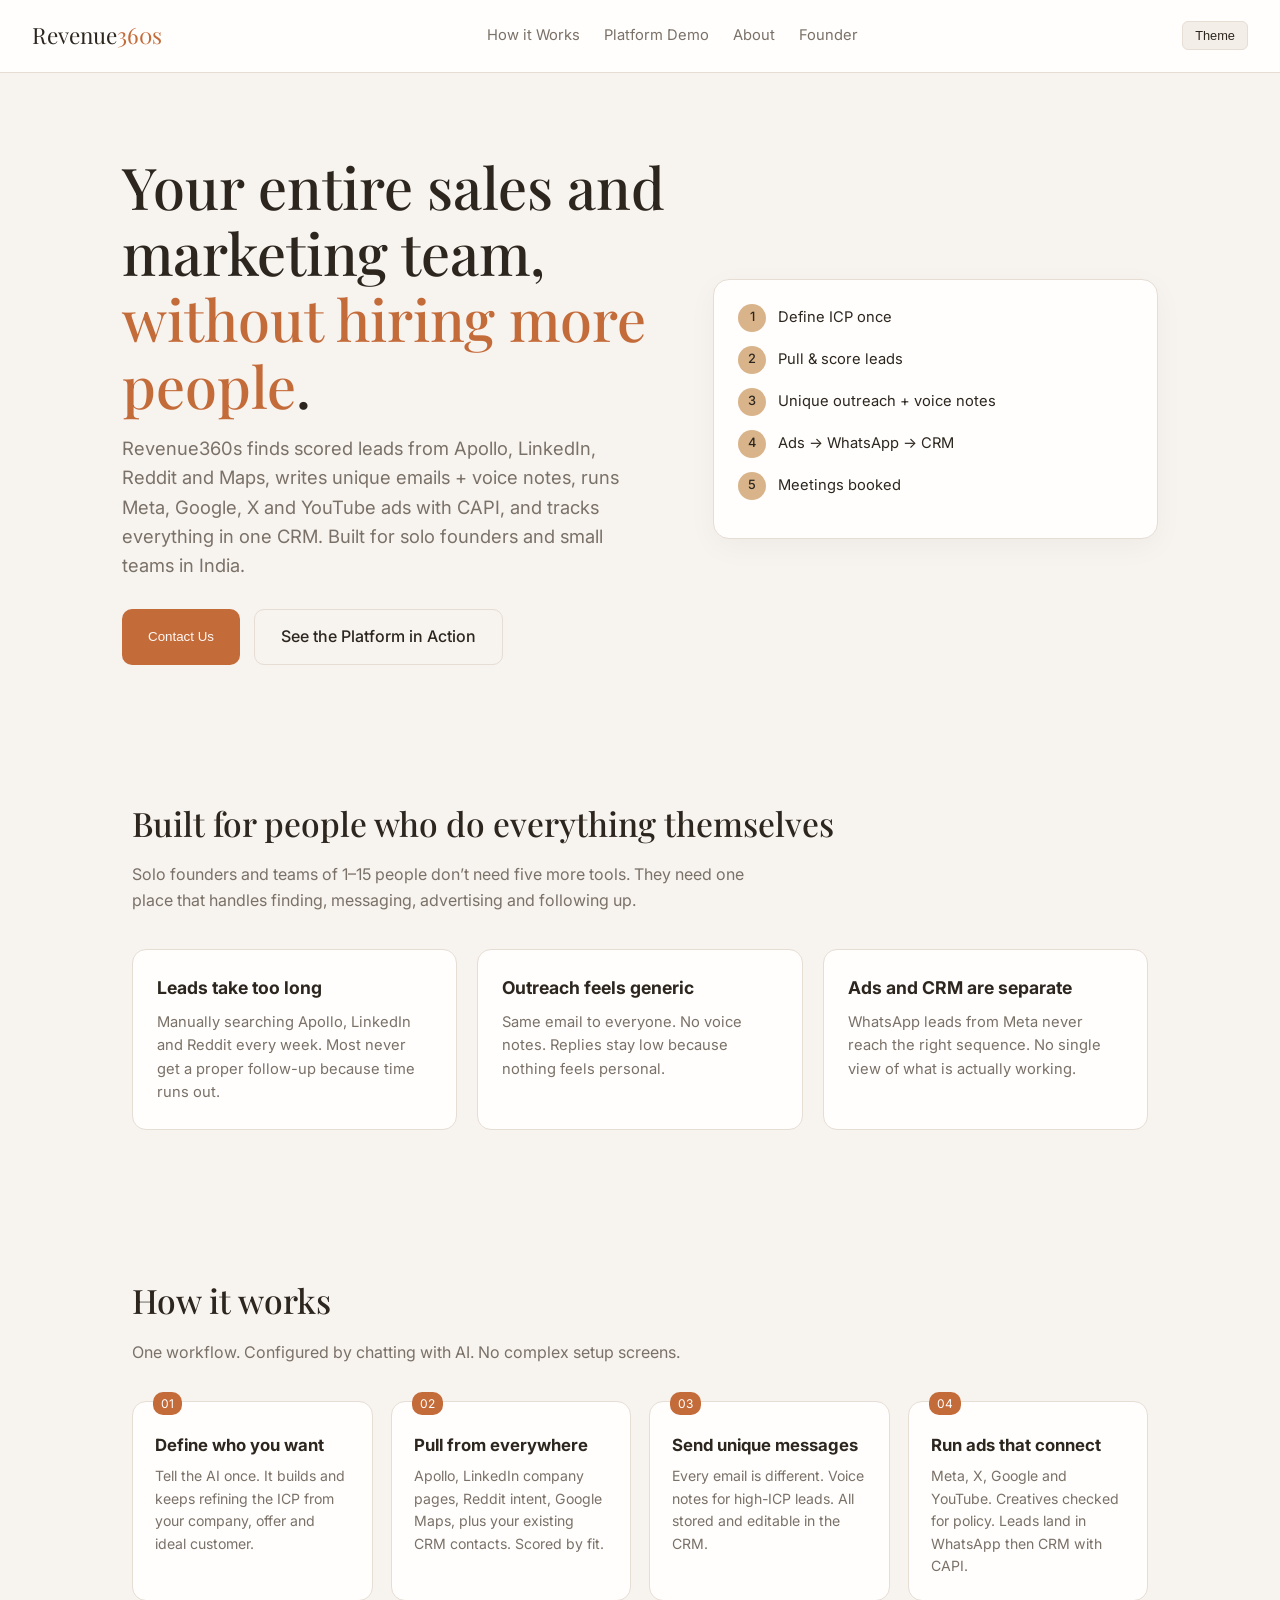
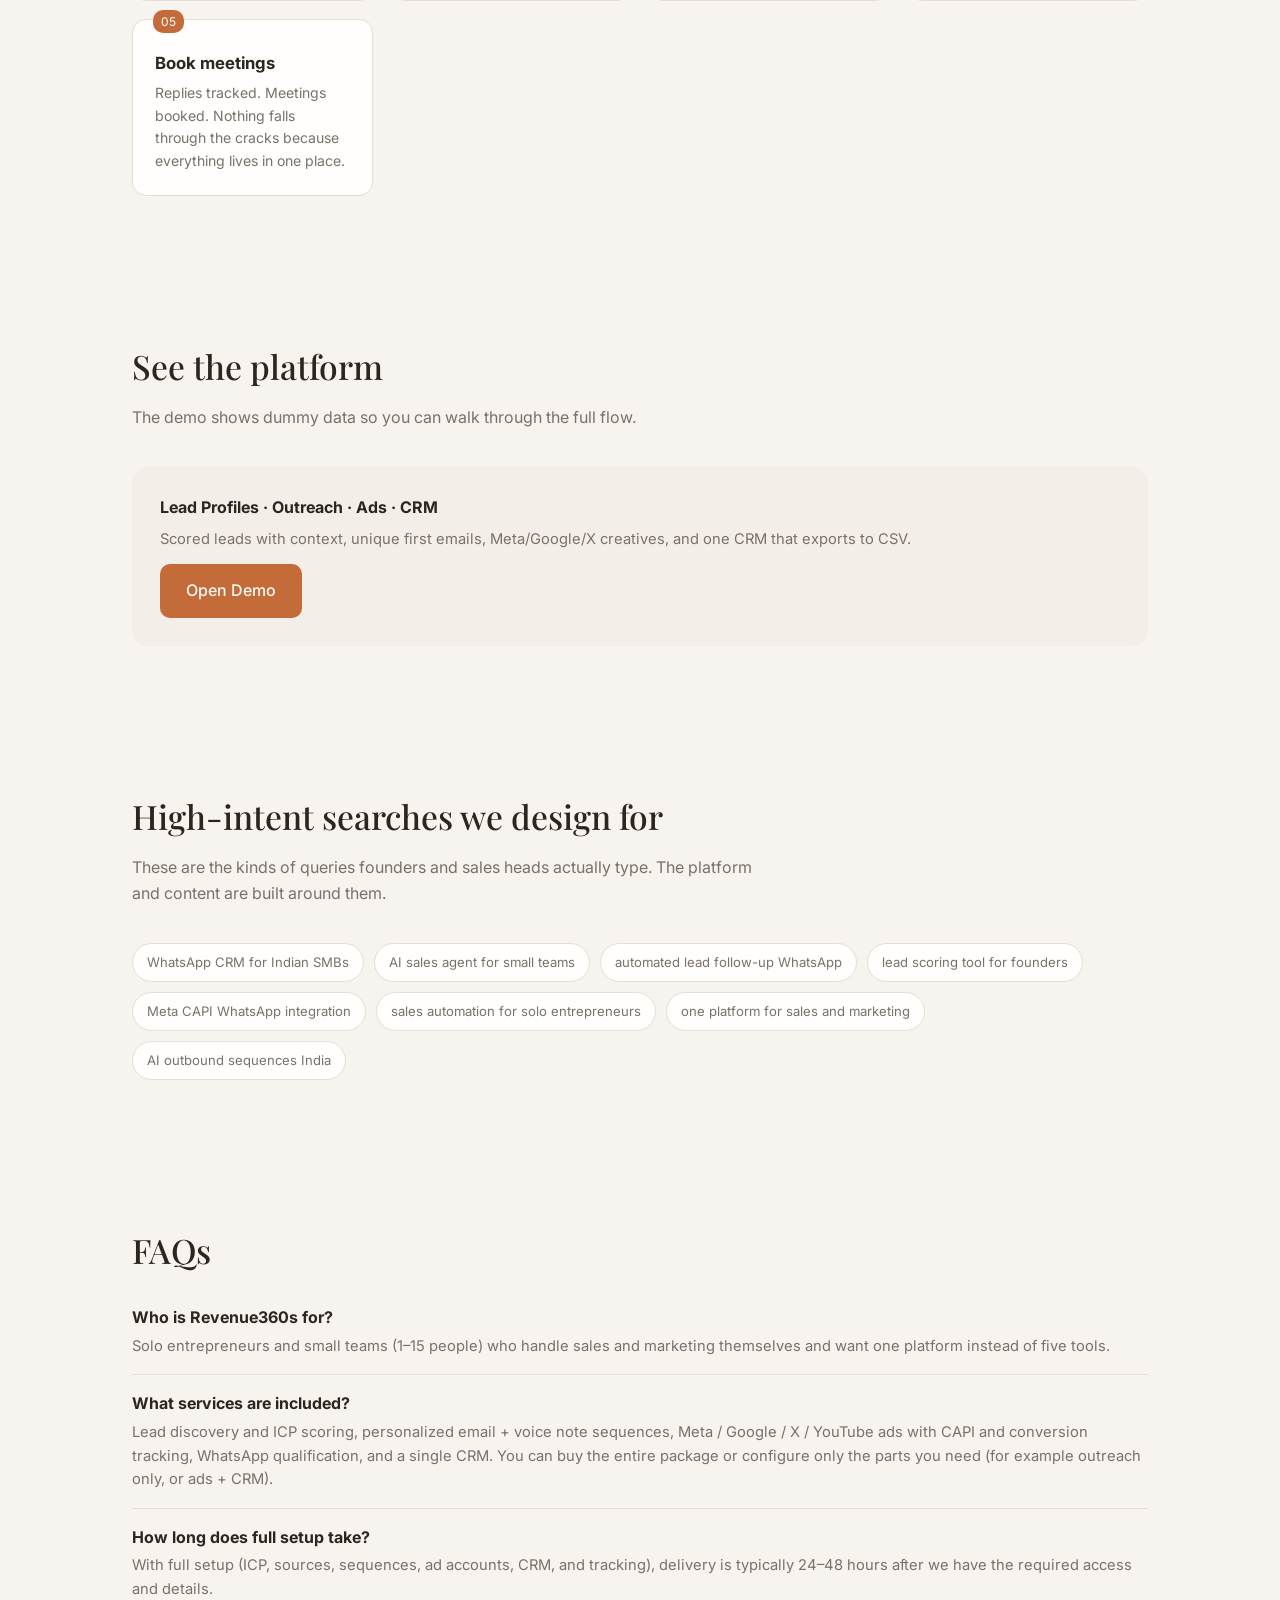
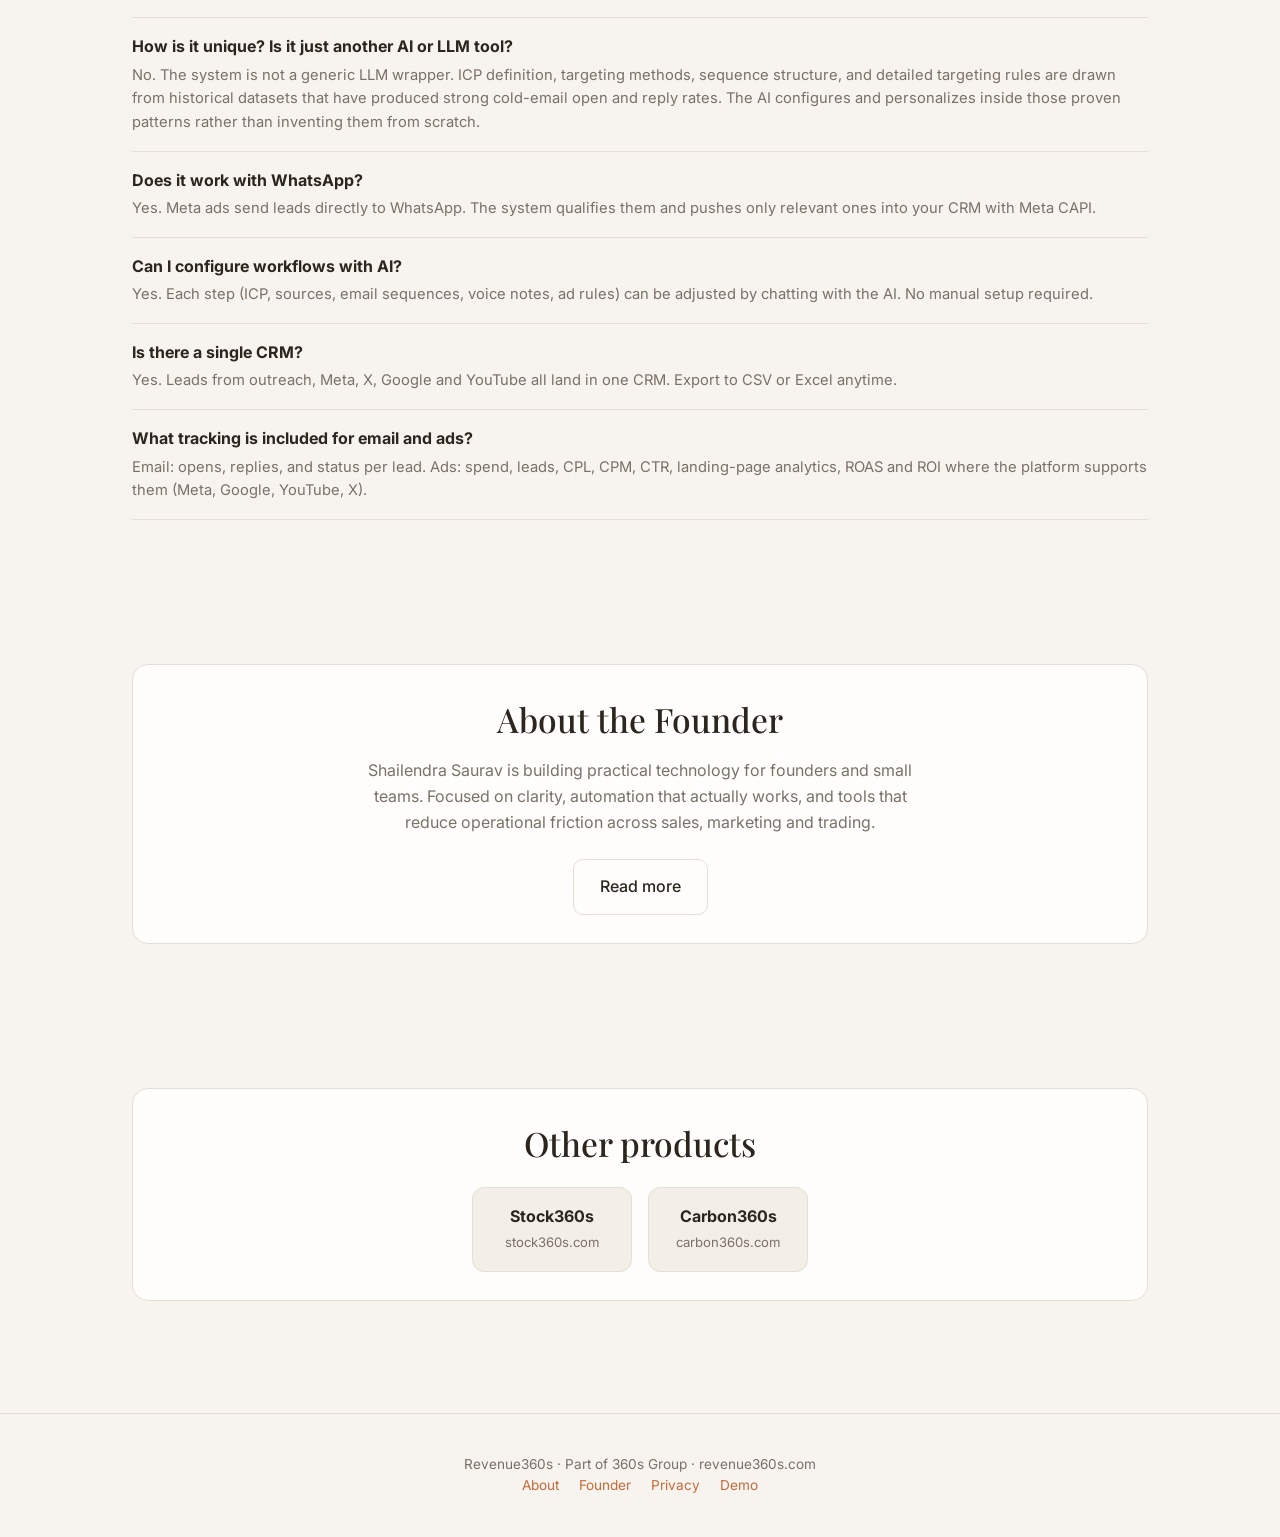
<file: index.html>
<!DOCTYPE html>
<html lang="en">
<head>
<meta charset="UTF-8">
<meta name="viewport" content="width=device-width, initial-scale=1.0">
<title>Revenue360s — Your Entire Sales & Marketing Team in One Platform</title>
<meta name="description" content="AI-powered sales and marketing platform for solo entrepreneurs and small teams in India. Find scored leads, send unique emails + voice notes, run Meta/Google/X/YouTube ads with CAPI, and book meetings from one CRM.">
<link href="https://fonts.googleapis.com/css2?family=Inter:wght@300;400;500;600&family=Playfair+Display:wght@500;600&display=swap" rel="stylesheet">
<style>
:root {
  --bg: #f7f3ee;
  --surface: #fffefc;
  --surface-2: #f4eee8;
  --text: #2c261f;
  --muted: #7a7168;
  --accent: #c46b3a;
  --accent-soft: #d9b48a;
  --border: #e6ddd4;
  --success: #5d7a5b;
}
[data-theme="dark"] {
  --bg: #1a1612;
  --surface: #241f1b;
  --surface-2: #2e2823;
  --text: #f5f0ea;
  --muted: #b5a99c;
  --accent: #d4a574;
  --accent-soft: #c9a87a;
  --border: #3a332c;
}
* { box-sizing: border-box; margin: 0; padding: 0; }
body {
  background: var(--bg);
  color: var(--text);
  font-family: 'Inter', system-ui, sans-serif;
  line-height: 1.6;
  transition: background 0.3s, color 0.3s;
}
.nav {
  display: flex;
  justify-content: space-between;
  align-items: center;
  padding: 18px 32px;
  background: var(--surface);
  border-bottom: 1px solid var(--border);
  position: sticky;
  top: 0;
  z-index: 50;
}
.logo { font-family: 'Playfair Display', serif; font-size: 1.4rem; }
.logo span { color: var(--accent); }
.nav-links { display: flex; gap: 24px; font-size: 0.92rem; }
.nav-links a { color: var(--muted); text-decoration: none; }
.nav-links a:hover { color: var(--text); }
.theme-btn {
  background: var(--surface-2);
  border: 1px solid var(--border);
  color: var(--text);
  padding: 6px 12px;
  border-radius: 6px;
  cursor: pointer;
  font-size: 0.8rem;
}
.hero {
  padding: 80px 32px 60px;
  max-width: 1100px;
  margin: 0 auto;
  display: grid;
  grid-template-columns: 1.1fr 0.9fr;
  gap: 48px;
  align-items: center;
}
.hero-content h1 {
  font-family: 'Playfair Display', serif;
  font-size: clamp(2.4rem, 5vw, 3.6rem);
  font-weight: 500;
  line-height: 1.15;
  margin-bottom: 16px;
}
.hero-content h1 span { color: var(--accent); }
.hero p.lead {
  font-size: 1.15rem;
  color: var(--muted);
  margin-bottom: 28px;
  max-width: 520px;
}
.cta-group { display: flex; gap: 14px; flex-wrap: wrap; }
.btn {
  background: var(--accent);
  color: #fffaf6;
  border: none;
  padding: 14px 26px;
  border-radius: 10px;
  font-weight: 500;
  cursor: pointer;
  text-decoration: none;
  display: inline-block;
  transition: transform 0.15s, opacity 0.2s;
}
.btn:hover { opacity: 0.92; transform: translateY(-1px); }
.btn-outline {
  background: transparent;
  border: 1px solid var(--border);
  color: var(--text);
}
.hero-visual {
  background: var(--surface);
  border: 1px solid var(--border);
  border-radius: 16px;
  padding: 24px;
  box-shadow: 0 8px 30px rgba(0,0,0,0.04);
}
.step-mini { display: flex; align-items: center; gap: 12px; margin-bottom: 14px; font-size: 0.92rem; }
.step-mini .num { width: 28px; height: 28px; border-radius: 50%; background: var(--accent-soft); color: var(--text); display: flex; align-items: center; justify-content: center; font-size: 0.8rem; font-weight: 500; }
section { padding: 72px 32px; max-width: 1080px; margin: 0 auto; }
h2 {
  font-family: 'Playfair Display', serif;
  font-size: 2.1rem;
  margin-bottom: 12px;
  font-weight: 500;
}
.sub { color: var(--muted); margin-bottom: 36px; max-width: 640px; }
.problems { display: grid; grid-template-columns: repeat(auto-fit, minmax(280px, 1fr)); gap: 20px; }
.problem {
  background: var(--surface);
  border: 1px solid var(--border);
  border-radius: 14px;
  padding: 24px;
}
.problem h3 { margin-bottom: 8px; font-size: 1.1rem; }
.problem p { font-size: 0.92rem; color: var(--muted); }
.how { display: grid; grid-template-columns: repeat(auto-fit, minmax(220px, 1fr)); gap: 18px; }
.how-card {
  background: var(--surface);
  border: 1px solid var(--border);
  border-radius: 14px;
  padding: 22px;
  position: relative;
}
.how-card::before {
  content: attr(data-num);
  position: absolute;
  top: -10px;
  left: 20px;
  background: var(--accent);
  color: #fff;
  font-size: 0.75rem;
  padding: 2px 8px;
  border-radius: 10px;
}
.how-card h3 { margin: 8px 0 6px; font-size: 1.05rem; }
.how-card p { font-size: 0.88rem; color: var(--muted); }
.preview-strip {
  background: var(--surface-2);
  border-radius: 16px;
  padding: 28px;
  display: flex;
  gap: 20px;
  flex-wrap: wrap;
  align-items: center;
}
.preview-strip img { width: 140px; border-radius: 10px; border: 1px solid var(--border); }
.keywords { display: flex; flex-wrap: wrap; gap: 10px; margin-top: 12px; }
.kw {
  background: var(--surface);
  border: 1px solid var(--border);
  padding: 8px 14px;
  border-radius: 20px;
  font-size: 0.82rem;
  color: var(--muted);
}
.faq-item { border-bottom: 1px solid var(--border); padding: 16px 0; }
.faq-item strong { display: block; margin-bottom: 4px; }
.faq-item p { color: var(--muted); font-size: 0.92rem; }
.founder-block, .products-block {
  background: var(--surface);
  border: 1px solid var(--border);
  border-radius: 16px;
  padding: 28px;
  text-align: center;
}
.products { display: flex; gap: 16px; justify-content: center; flex-wrap: wrap; margin-top: 16px; }
.product-link {
  background: var(--surface-2);
  border: 1px solid var(--border);
  border-radius: 12px;
  padding: 16px 20px;
  text-decoration: none;
  color: var(--text);
  min-width: 160px;
}
.product-link:hover { border-color: var(--accent); }
footer {
  text-align: center;
  padding: 40px 24px;
  color: var(--muted);
  font-size: 0.85rem;
  border-top: 1px solid var(--border);
  margin-top: 40px;
}
footer a { color: var(--accent); text-decoration: none; margin: 0 8px; }
.modal {
  display: none;
  position: fixed;
  inset: 0;
  background: rgba(0,0,0,0.6);
  z-index: 100;
  align-items: center;
  justify-content: center;
  padding: 20px;
}
.modal.open { display: flex; }
.modal-content {
  background: var(--surface);
  border: 1px solid var(--border);
  border-radius: 16px;
  padding: 28px;
  width: 100%;
  max-width: 420px;
}
.modal input, .modal textarea {
  width: 100%;
  background: var(--bg);
  border: 1px solid var(--border);
  color: var(--text);
  padding: 12px;
  border-radius: 8px;
  margin-bottom: 10px;
  font-family: inherit;
}
@media (max-width: 800px) {
  .hero { grid-template-columns: 1fr; padding: 60px 20px; }
  .nav { padding: 14px 16px; }
  .nav-links { display: none; }
  section { padding: 48px 20px; }
}
</style>
</head>
<body>
<nav class="nav">
  <div class="logo">Revenue<span>360s</span></div>
  <div class="nav-links">
    <a href="#how">How it Works</a>
    <a href="demo.html">Platform Demo</a>
    <a href="about.html">About</a>
    <a href="founder.html">Founder</a>
  </div>
  <button class="theme-btn" onclick="toggleTheme()">Theme</button>
</nav>

<section class="hero">
  <div class="hero-content">
    <h1>Your entire sales and marketing team, <span>without hiring more people</span>.</h1>
    <p class="lead">Revenue360s finds scored leads from Apollo, LinkedIn, Reddit and Maps, writes unique emails + voice notes, runs Meta, Google, X and YouTube ads with CAPI, and tracks everything in one CRM. Built for solo founders and small teams in India.</p>
    <div class="cta-group">
      <button class="btn" onclick="openContact()">Contact Us</button>
      <a href="demo.html" class="btn btn-outline">See the Platform in Action</a>
    </div>
  </div>
  <div class="hero-visual">
    <div class="step-mini"><div class="num">1</div><div>Define ICP once</div></div>
    <div class="step-mini"><div class="num">2</div><div>Pull & score leads</div></div>
    <div class="step-mini"><div class="num">3</div><div>Unique outreach + voice notes</div></div>
    <div class="step-mini"><div class="num">4</div><div>Ads → WhatsApp → CRM</div></div>
    <div class="step-mini"><div class="num">5</div><div>Meetings booked</div></div>
  </div>
</section>

<section>
  <h2>Built for people who do everything themselves</h2>
  <p class="sub">Solo founders and teams of 1–15 people don’t need five more tools. They need one place that handles finding, messaging, advertising and following up.</p>
  <div class="problems">
    <div class="problem">
      <h3>Leads take too long</h3>
      <p>Manually searching Apollo, LinkedIn and Reddit every week. Most never get a proper follow-up because time runs out.</p>
    </div>
    <div class="problem">
      <h3>Outreach feels generic</h3>
      <p>Same email to everyone. No voice notes. Replies stay low because nothing feels personal.</p>
    </div>
    <div class="problem">
      <h3>Ads and CRM are separate</h3>
      <p>WhatsApp leads from Meta never reach the right sequence. No single view of what is actually working.</p>
    </div>
  </div>
</section>

<section id="how">
  <h2>How it works</h2>
  <p class="sub">One workflow. Configured by chatting with AI. No complex setup screens.</p>
  <div class="how">
    <div class="how-card" data-num="01">
      <h3>Define who you want</h3>
      <p>Tell the AI once. It builds and keeps refining the ICP from your company, offer and ideal customer.</p>
    </div>
    <div class="how-card" data-num="02">
      <h3>Pull from everywhere</h3>
      <p>Apollo, LinkedIn company pages, Reddit intent, Google Maps, plus your existing CRM contacts. Scored by fit.</p>
    </div>
    <div class="how-card" data-num="03">
      <h3>Send unique messages</h3>
      <p>Every email is different. Voice notes for high-ICP leads. All stored and editable in the CRM.</p>
    </div>
    <div class="how-card" data-num="04">
      <h3>Run ads that connect</h3>
      <p>Meta, X, Google and YouTube. Creatives checked for policy. Leads land in WhatsApp then CRM with CAPI.</p>
    </div>
    <div class="how-card" data-num="05">
      <h3>Book meetings</h3>
      <p>Replies tracked. Meetings booked. Nothing falls through the cracks because everything lives in one place.</p>
    </div>
  </div>
</section>

<section>
  <h2>See the platform</h2>
  <p class="sub">The demo shows dummy data so you can walk through the full flow.</p>
  <div class="preview-strip">
    <div>
      <strong>Lead Profiles · Outreach · Ads · CRM</strong>
      <p style="margin-top:8px;color:var(--muted);font-size:0.92rem">Scored leads with context, unique first emails, Meta/Google/X creatives, and one CRM that exports to CSV.</p>
      <a href="demo.html" class="btn" style="margin-top:12px;display:inline-block">Open Demo</a>
    </div>
  </div>
</section>

<section>
  <h2>High-intent searches we design for</h2>
  <p class="sub">These are the kinds of queries founders and sales heads actually type. The platform and content are built around them.</p>
  <div class="keywords">
    <span class="kw">WhatsApp CRM for Indian SMBs</span>
    <span class="kw">AI sales agent for small teams</span>
    <span class="kw">automated lead follow-up WhatsApp</span>
    <span class="kw">lead scoring tool for founders</span>
    <span class="kw">Meta CAPI WhatsApp integration</span>
    <span class="kw">sales automation for solo entrepreneurs</span>
    <span class="kw">one platform for sales and marketing</span>
    <span class="kw">AI outbound sequences India</span>
  </div>
</section>

<section>
  <h2>FAQs</h2>
  <div class="faq">
    <div class="faq-item">
      <strong>Who is Revenue360s for?</strong>
      <p>Solo entrepreneurs and small teams (1–15 people) who handle sales and marketing themselves and want one platform instead of five tools.</p>
    </div>
    <div class="faq-item">
      <strong>What services are included?</strong>
      <p>Lead discovery and ICP scoring, personalized email + voice note sequences, Meta / Google / X / YouTube ads with CAPI and conversion tracking, WhatsApp qualification, and a single CRM. You can buy the entire package or configure only the parts you need (for example outreach only, or ads + CRM).</p>
    </div>
    <div class="faq-item">
      <strong>How long does full setup take?</strong>
      <p>With full setup (ICP, sources, sequences, ad accounts, CRM, and tracking), delivery is typically 24–48 hours after we have the required access and details.</p>
    </div>
    <div class="faq-item">
      <strong>How is it unique? Is it just another AI or LLM tool?</strong>
      <p>No. The system is not a generic LLM wrapper. ICP definition, targeting methods, sequence structure, and detailed targeting rules are drawn from historical datasets that have produced strong cold-email open and reply rates. The AI configures and personalizes inside those proven patterns rather than inventing them from scratch.</p>
    </div>
    <div class="faq-item">
      <strong>Does it work with WhatsApp?</strong>
      <p>Yes. Meta ads send leads directly to WhatsApp. The system qualifies them and pushes only relevant ones into your CRM with Meta CAPI.</p>
    </div>
    <div class="faq-item">
      <strong>Can I configure workflows with AI?</strong>
      <p>Yes. Each step (ICP, sources, email sequences, voice notes, ad rules) can be adjusted by chatting with the AI. No manual setup required.</p>
    </div>
    <div class="faq-item">
      <strong>Is there a single CRM?</strong>
      <p>Yes. Leads from outreach, Meta, X, Google and YouTube all land in one CRM. Export to CSV or Excel anytime.</p>
    </div>
    <div class="faq-item">
      <strong>What tracking is included for email and ads?</strong>
      <p>Email: opens, replies, and status per lead. Ads: spend, leads, CPL, CPM, CTR, landing-page analytics, ROAS and ROI where the platform supports them (Meta, Google, YouTube, X).</p>
    </div>
  </div>
</section>

<section>
  <div class="founder-block">
    <h2>About the Founder</h2>
    <p style="max-width:560px;margin:12px auto;color:var(--muted)">Shailendra Saurav is building practical technology for founders and small teams. Focused on clarity, automation that actually works, and tools that reduce operational friction across sales, marketing and trading.</p>
    <a href="founder.html" class="btn btn-outline" style="margin-top:12px;display:inline-block">Read more</a>
  </div>
</section>

<section>
  <div class="products-block">
    <h2>Other products</h2>
    <div class="products">
      <a href="https://stock360s.com" target="_blank" class="product-link">
        <strong>Stock360s</strong><br><span style="font-size:0.82rem;color:var(--muted)">stock360s.com</span>
      </a>
      <a href="https://carbon360s.com" target="_blank" class="product-link">
        <strong>Carbon360s</strong><br><span style="font-size:0.82rem;color:var(--muted)">carbon360s.com</span>
      </a>
    </div>
  </div>
</section>

<footer>
  Revenue360s · Part of 360s Group · revenue360s.com<br>
  <a href="about.html">About</a>
  <a href="founder.html">Founder</a>
  <a href="privacy.html">Privacy</a>
  <a href="demo.html">Demo</a>
</footer>

<div class="modal" id="contactModal">
  <div class="modal-content">
    <button class="close" onclick="closeContact()" style="float:right;background:none;border:none;font-size:1.4rem;cursor:pointer;color:var(--muted)">&times;</button>
    <h3 style="margin-bottom:16px;font-family:'Playfair Display',serif">Contact Us</h3>
    <form action="https://formsubmit.co/ssaurav9572@gmail.com" method="POST">
      <input type="hidden" name="_subject" value="request for revenue360s">
      <input type="hidden" name="_captcha" value="false">
      <input type="text" name="name" placeholder="Your Name" required>
      <input type="tel" name="phone" placeholder="Phone Number" required>
      <input type="email" name="email" placeholder="Email to contact" required>
      <textarea name="message" placeholder="Any specific service you want, or details" rows="3"></textarea>
      <label style="display:flex;align-items:center;gap:8px;margin-bottom:16px;font-size:0.9rem;color:var(--muted)">
        <input type="checkbox" name="entire_workflow" value="Yes" style="width:auto">
        Entire workflow (lead discovery + outreach + ads + CRM)
      </label>
      <button type="submit" class="btn">Send Request</button>
    </form>
    <p style="font-size:0.8rem;color:var(--muted);margin-top:12px;text-align:center">Submissions go to ssaurav9572@gmail.com</p>
  </div>
</div>

<script>
function openContact() { document.getElementById('contactModal').classList.add('open'); }
function closeContact() { document.getElementById('contactModal').classList.remove('open'); }
document.getElementById('contactModal').addEventListener('click', e => { if (e.target.id === 'contactModal') closeContact(); });
function toggleTheme() {
  const html = document.documentElement;
  html.dataset.theme = html.dataset.theme === 'dark' ? '' : 'dark';
}
</script>
</body>
</html>
</file>
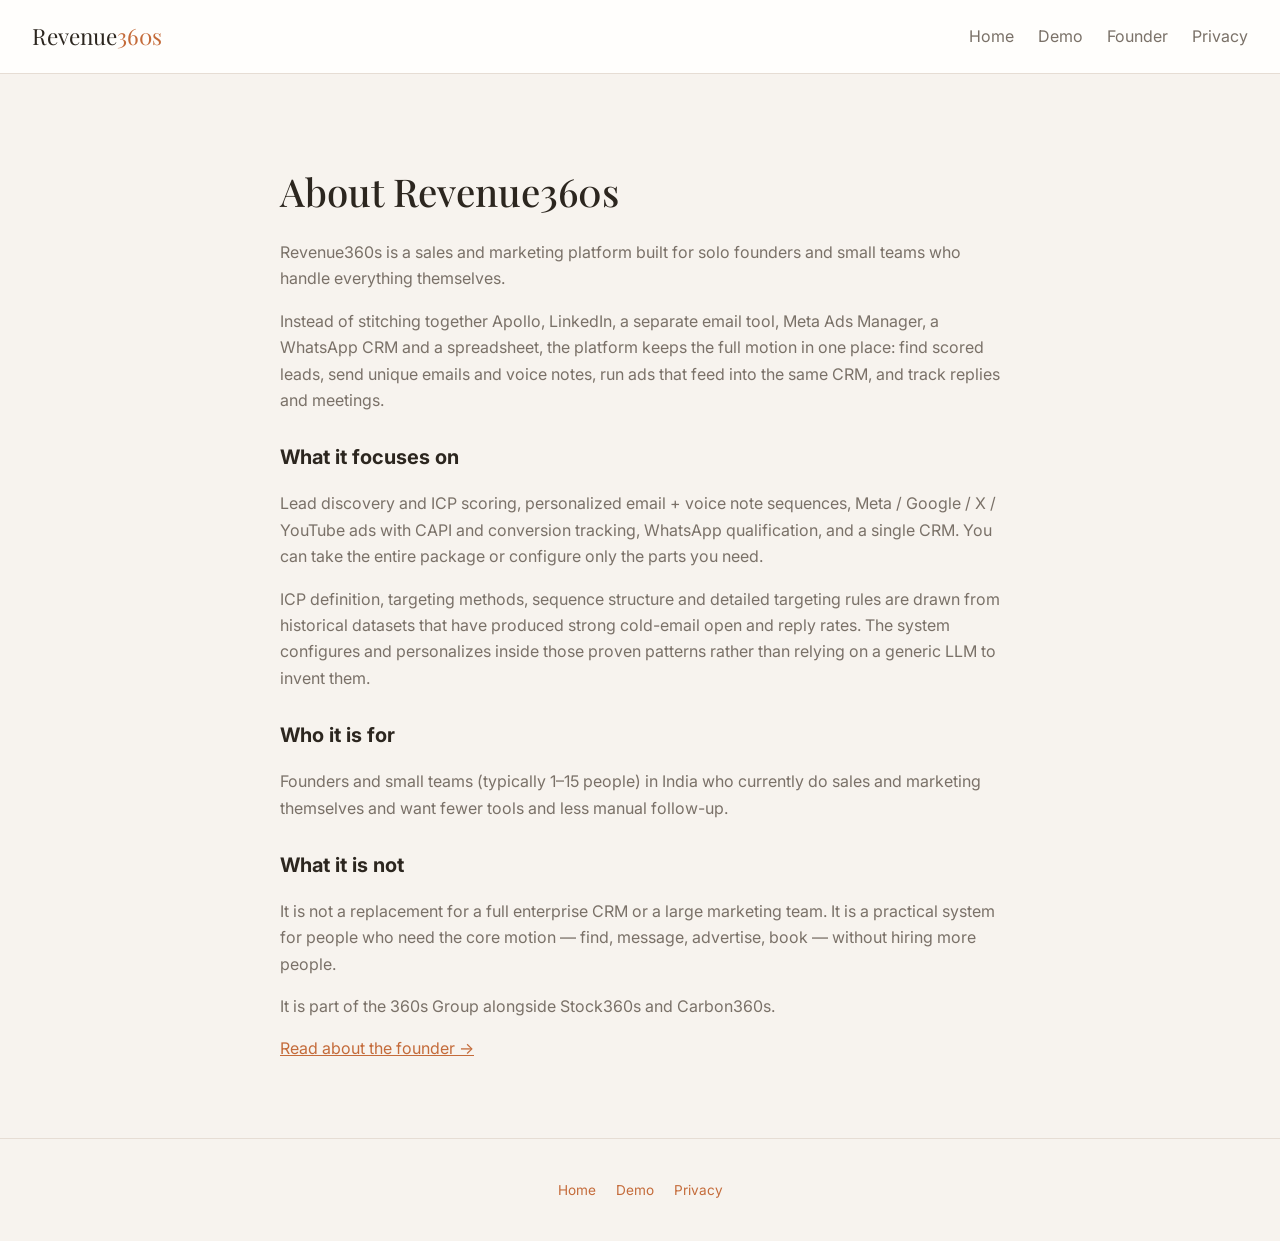
<file: about.html>
<!DOCTYPE html>
<html lang="en">
<head>
<meta charset="UTF-8">
<meta name="viewport" content="width=device-width, initial-scale=1.0">
<title>About — Revenue360s</title>
<meta name="description" content="About Revenue360s. Practical sales and marketing automation for solo founders and small teams in India.">
<link href="https://fonts.googleapis.com/css2?family=Inter:wght@300;400;500;600&family=Playfair+Display:wght@500;600&display=swap" rel="stylesheet">
<style>
:root { --bg:#f7f3ee; --surface:#fffefc; --text:#2c261f; --muted:#7a7168; --accent:#c46b3a; --border:#e6ddd4; }
[data-theme="dark"] { --bg:#1a1612; --surface:#241f1b; --text:#f5f0ea; --muted:#b5a99c; --accent:#d4a574; --border:#3a332c; }
body { background:var(--bg); color:var(--text); font-family:'Inter',system-ui,sans-serif; line-height:1.65; margin:0; }
.nav { display:flex; justify-content:space-between; align-items:center; padding:18px 32px; background:var(--surface); border-bottom:1px solid var(--border); }
.logo { font-family:'Playfair Display',serif; font-size:1.4rem; }
.logo span { color:var(--accent); }
.nav a { color:var(--muted); text-decoration:none; margin-left:20px; }
main { max-width:720px; margin:0 auto; padding:60px 24px; }
h1 { font-family:'Playfair Display',serif; font-size:2.4rem; font-weight:500; margin-bottom:16px; }
h2 { font-size:1.25rem; margin:28px 0 10px; }
p { margin-bottom:16px; color:var(--muted); }
footer { text-align:center; padding:40px; color:var(--muted); font-size:0.85rem; border-top:1px solid var(--border); }
footer a { color:var(--accent); text-decoration:none; margin:0 8px; }
</style>
</head>
<body>
<nav class="nav">
  <div class="logo">Revenue<span>360s</span></div>
  <div>
    <a href="landing.html">Home</a>
    <a href="demo.html">Demo</a>
    <a href="founder.html">Founder</a>
    <a href="privacy.html">Privacy</a>
  </div>
</nav>
<main>
  <h1>About Revenue360s</h1>
  <p>Revenue360s is a sales and marketing platform built for solo founders and small teams who handle everything themselves.</p>
  <p>Instead of stitching together Apollo, LinkedIn, a separate email tool, Meta Ads Manager, a WhatsApp CRM and a spreadsheet, the platform keeps the full motion in one place: find scored leads, send unique emails and voice notes, run ads that feed into the same CRM, and track replies and meetings.</p>

  <h2>What it focuses on</h2>
  <p>Lead discovery and ICP scoring, personalized email + voice note sequences, Meta / Google / X / YouTube ads with CAPI and conversion tracking, WhatsApp qualification, and a single CRM. You can take the entire package or configure only the parts you need.</p>
  <p>ICP definition, targeting methods, sequence structure and detailed targeting rules are drawn from historical datasets that have produced strong cold-email open and reply rates. The system configures and personalizes inside those proven patterns rather than relying on a generic LLM to invent them.</p>

  <h2>Who it is for</h2>
  <p>Founders and small teams (typically 1–15 people) in India who currently do sales and marketing themselves and want fewer tools and less manual follow-up.</p>

  <h2>What it is not</h2>
  <p>It is not a replacement for a full enterprise CRM or a large marketing team. It is a practical system for people who need the core motion — find, message, advertise, book — without hiring more people.</p>

  <p>It is part of the 360s Group alongside Stock360s and Carbon360s.</p>
  <p><a href="founder.html" style="color:var(--accent)">Read about the founder →</a></p>
</main>
<footer>
  <a href="landing.html">Home</a>
  <a href="demo.html">Demo</a>
  <a href="privacy.html">Privacy</a>
</footer>
</body>
</html>
</file>
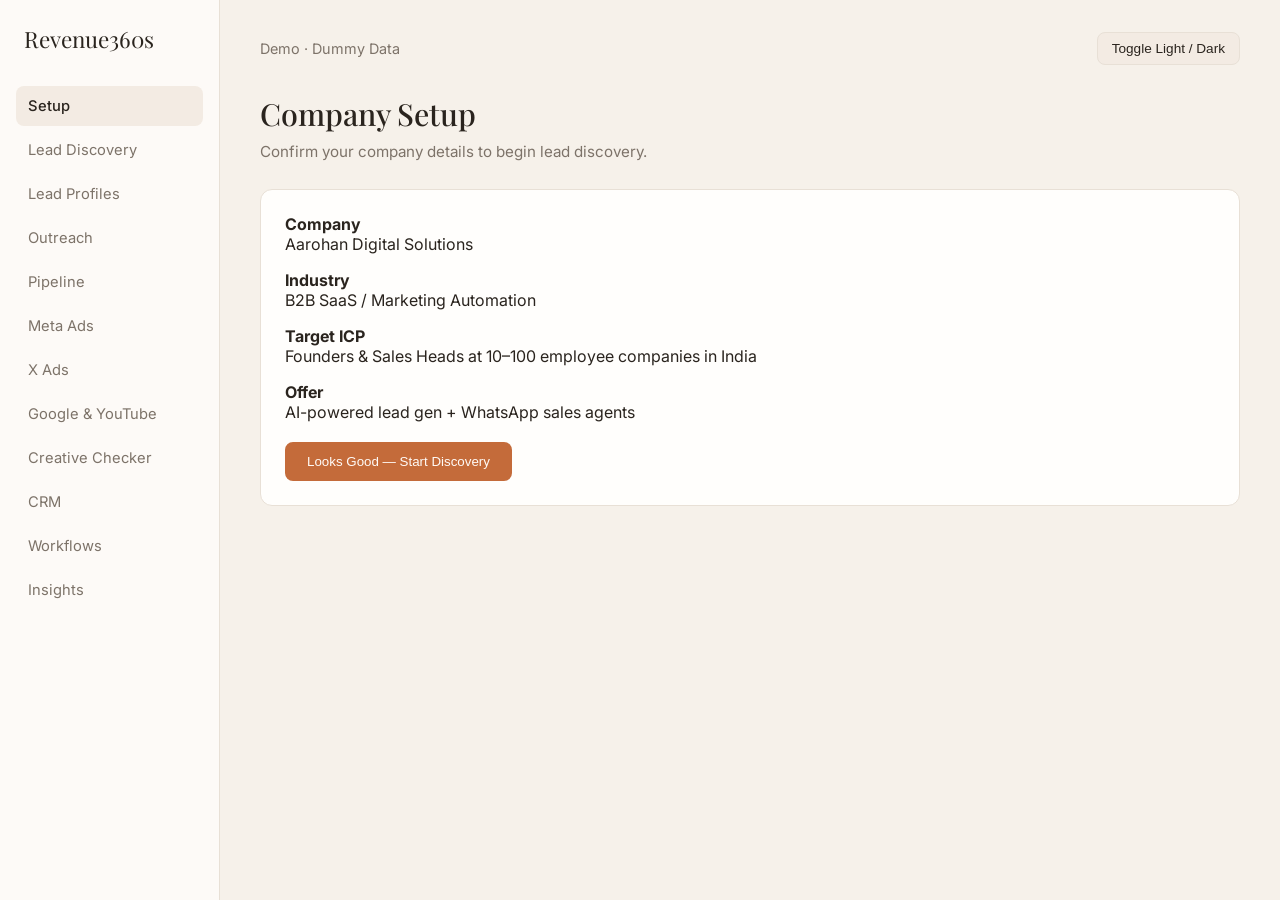
<file: demo.html>
<!DOCTYPE html>
<html lang="en">
<head>
<meta charset="UTF-8">
<meta name="viewport" content="width=device-width, initial-scale=1.0">
<title>Revenue360s — Platform Demo</title>
<link href="https://fonts.googleapis.com/css2?family=Inter:wght@300;400;500;600&family=Playfair+Display:wght@500;600&display=swap" rel="stylesheet">
<style>
:root {
  --bg: #f6f1ea;
  --surface: #fdfaf7;
  --surface-2: #f3ebe3;
  --text: #2a241e;
  --muted: #7d7369;
  --accent: #c46b3a;
  --accent-soft: #d9b48a;
  --border: #e8e0d6;
  --success: #5d7a5b;
  --card: #fffefc;
}
[data-theme="dark"] {
  --bg: #1e1a16;
  --surface: #28231f;
  --surface-2: #322c27;
  --text: #f3eee8;
  --muted: #a89e94;
  --accent: #d9b48a;
  --accent-soft: #c9a87a;
  --border: #3d362f;
  --success: #8fb08a;
  --card: #2c2723;
}
* { box-sizing: border-box; margin: 0; padding: 0; }
body {
  font-family: 'Inter', system-ui, sans-serif;
  background: var(--bg);
  color: var(--text);
  transition: background 0.3s, color 0.3s;
}
.app { display: flex; min-height: 100vh; }
.sidebar {
  width: 220px;
  background: var(--surface);
  border-right: 1px solid var(--border);
  padding: 24px 16px;
  flex-shrink: 0;
}
.logo {
  font-family: 'Playfair Display', serif;
  font-size: 1.4rem;
  margin-bottom: 32px;
  padding-left: 8px;
}
.nav-item {
  padding: 11px 12px;
  border-radius: 8px;
  margin-bottom: 4px;
  cursor: pointer;
  font-size: 0.92rem;
  color: var(--muted);
  transition: all 0.2s;
}
.nav-item:hover, .nav-item.active {
  background: var(--surface-2);
  color: var(--text);
}
.nav-item.active { font-weight: 500; }
.main { flex: 1; padding: 32px 40px; overflow-y: auto; }
.topbar {
  display: flex;
  justify-content: space-between;
  align-items: center;
  margin-bottom: 28px;
}
.theme-toggle {
  background: var(--surface-2);
  border: 1px solid var(--border);
  color: var(--text);
  padding: 8px 14px;
  border-radius: 8px;
  cursor: pointer;
  font-size: 0.85rem;
}
.view { display: none; }
.view.active { display: block; animation: fade 0.4s ease; }
@keyframes fade {
  from { opacity: 0; transform: translateY(8px); }
  to { opacity: 1; transform: none; }
}
h1 {
  font-family: 'Playfair Display', serif;
  font-size: 1.9rem;
  margin-bottom: 8px;
  font-weight: 500;
}
.sub { color: var(--muted); margin-bottom: 28px; font-size: 0.95rem; }
.card {
  background: var(--card);
  border: 1px solid var(--border);
  border-radius: 12px;
  padding: 24px;
  margin-bottom: 20px;
}
.btn {
  background: var(--accent);
  color: #fffaf6;
  border: none;
  padding: 12px 22px;
  border-radius: 8px;
  font-weight: 500;
  cursor: pointer;
  transition: transform 0.15s, opacity 0.2s;
}
.btn:hover { opacity: 0.92; }
.btn:active { transform: scale(0.98); }
.btn-secondary {
  background: transparent;
  border: 1px solid var(--border);
  color: var(--text);
  padding: 10px 18px;
  border-radius: 8px;
  cursor: pointer;
}
.process-steps { display: flex; flex-direction: column; gap: 14px; margin: 20px 0; }
.step {
  display: flex;
  align-items: center;
  gap: 14px;
  padding: 14px 16px;
  background: var(--surface-2);
  border-radius: 10px;
  opacity: 0.4;
  transition: all 0.4s;
}
.step.active { opacity: 1; border-left: 3px solid var(--accent); }
.step.done { opacity: 1; }
.step .dot {
  width: 10px;
  height: 10px;
  border-radius: 50%;
  background: var(--muted);
}
.step.active .dot, .step.done .dot { background: var(--accent); }
.leads-grid {
  display: grid;
  grid-template-columns: repeat(auto-fill, minmax(340px, 1fr));
  gap: 16px;
}
.lead-card {
  background: var(--card);
  border: 1px solid var(--border);
  border-radius: 12px;
  padding: 18px;
}
.lead-header { display: flex; gap: 12px; margin-bottom: 12px; align-items: center; }
.avatar { width: 48px; height: 48px; border-radius: 50%; object-fit: cover; }
.lead-name { font-weight: 500; }
.lead-role { font-size: 0.82rem; color: var(--muted); }
.tag {
  display: inline-block;
  background: var(--surface-2);
  color: var(--text);
  font-size: 0.75rem;
  padding: 3px 8px;
  border-radius: 6px;
  margin-right: 6px;
  margin-bottom: 6px;
}
.script-box {
  background: var(--surface-2);
  border-radius: 8px;
  padding: 12px;
  font-size: 0.85rem;
  margin-top: 10px;
  color: var(--text);
  line-height: 1.5;
}
.metrics { display: flex; gap: 16px; margin-bottom: 24px; flex-wrap: wrap; }
.metric {
  background: var(--card);
  border: 1px solid var(--border);
  border-radius: 10px;
  padding: 16px 20px;
  min-width: 140px;
}
.metric .num { font-size: 1.5rem; font-weight: 500; }
.metric .lbl { font-size: 0.8rem; color: var(--muted); }
.creative { display: flex; gap: 20px; align-items: flex-start; }
.creative img { width: 160px; border-radius: 10px; border: 1px solid var(--border); }
.ad-meta { font-size: 0.88rem; }
.ad-meta div { margin-bottom: 6px; }
.wa-chat {
  background: #e8f5e9;
  color: #1b3a1f;
  border-radius: 12px;
  padding: 14px;
  max-width: 320px;
  margin-top: 12px;
  font-size: 0.88rem;
}
[data-theme="dark"] .wa-chat { background: #2a3a2c; color: #d4e8d4; }
.progress-bar {
  height: 6px;
  background: var(--surface-2);
  border-radius: 3px;
  overflow: hidden;
  margin: 16px 0;
}
.progress-fill {
  height: 100%;
  background: var(--accent);
  width: 0%;
  transition: width 0.6s ease;
}
.table-wrap { overflow-x: auto; margin-top: 12px; }
table.data { width: 100%; border-collapse: collapse; font-size: 0.85rem; }
table.data th, table.data td {
  padding: 10px 12px;
  text-align: left;
  border-bottom: 1px solid var(--border);
}
table.data th {
  color: var(--muted);
  font-weight: 500;
  font-size: 0.78rem;
  text-transform: uppercase;
  letter-spacing: 0.04em;
}
.export-btns { display: flex; gap: 10px; margin-bottom: 16px; }
.workflow-step {
  background: var(--card);
  border: 1px solid var(--border);
  border-radius: 12px;
  padding: 18px 20px;
  margin-bottom: 14px;
  position: relative;
}
.workflow-step::before {
  content: "";
  position: absolute;
  left: 28px;
  top: 100%;
  width: 2px;
  height: 14px;
  background: var(--border);
}
.workflow-step:last-child::before { display: none; }
.chat-config {
  background: var(--surface-2);
  border-radius: 8px;
  padding: 12px;
  margin-top: 10px;
  font-size: 0.85rem;
}
@media (max-width: 800px) {
  .sidebar { display: none; }
  .main { padding: 20px 16px; }
  .creative { flex-direction: column; }
}
</style>
</head>
<body>
<div class="app">
  <aside class="sidebar">
    <div class="logo">Revenue360s</div>
    <div class="nav-item active" data-view="setup">Setup</div>
    <div class="nav-item" data-view="discover">Lead Discovery</div>
    <div class="nav-item" data-view="leads">Lead Profiles</div>
    <div class="nav-item" data-view="outreach">Outreach</div>
    <div class="nav-item" data-view="pipeline">Pipeline</div>
    <div class="nav-item" data-view="meta">Meta Ads</div>
    <div class="nav-item" data-view="xads">X Ads</div>
    <div class="nav-item" data-view="google">Google & YouTube</div>
    <div class="nav-item" data-view="checker">Creative Checker</div>
    <div class="nav-item" data-view="crm">CRM</div>
    <div class="nav-item" data-view="workflows">Workflows</div>
    <div class="nav-item" data-view="insights">Insights</div>
  </aside>
  <main class="main">
    <div class="topbar">
      <div style="font-size:0.9rem;color:var(--muted)">Demo · Dummy Data</div>
      <button class="theme-toggle" onclick="toggleTheme()">Toggle Light / Dark</button>
    </div>

    <section class="view active" id="setup">
      <h1>Company Setup</h1>
      <p class="sub">Confirm your company details to begin lead discovery.</p>
      <div class="card">
        <div style="margin-bottom:16px"><strong>Company</strong><br>Aarohan Digital Solutions</div>
        <div style="margin-bottom:16px"><strong>Industry</strong><br>B2B SaaS / Marketing Automation</div>
        <div style="margin-bottom:16px"><strong>Target ICP</strong><br>Founders & Sales Heads at 10–100 employee companies in India</div>
        <div style="margin-bottom:20px"><strong>Offer</strong><br>AI-powered lead gen + WhatsApp sales agents</div>
        <button class="btn" onclick="startDiscovery()">Looks Good — Start Discovery</button>
      </div>
    </section>

    <section class="view" id="discover">
      <h1>Lead Discovery</h1>
      <p class="sub">Pulling qualified leads from multiple sources. This takes about 10 seconds in the live system.</p>
      <div class="progress-bar"><div class="progress-fill" id="prog"></div></div>
      <div class="process-steps" id="steps">
        <div class="step"><div class="dot"></div><div>Understanding your business & building ICP</div></div>
        <div class="step"><div class="dot"></div><div>Scanning Apollo for matching ICPs</div></div>
        <div class="step"><div class="dot"></div><div>Checking LinkedIn company pages & decision makers for matching ICPs</div></div>
        <div class="step"><div class="dot"></div><div>Pulling Reddit mentions & intent signals — checking if product matches real conversations</div></div>
        <div class="step"><div class="dot"></div><div>Syncing with your existing CRM contacts</div></div>
        <div class="step"><div class="dot"></div><div>Enriching via Google Maps business listings</div></div>
        <div class="step"><div class="dot"></div><div>Scoring & ranking leads by fit</div></div>
        <div class="step"><div class="dot"></div><div>Validating email and phone numbers for originality</div></div>
      </div>
      <button class="btn" id="toLeads" style="display:none;margin-top:20px" onclick="showView('leads')">View 50 Highly Qualified Leads</button>
    </section>

    <section class="view" id="leads">
      <h1>Qualified Leads</h1>
      <p class="sub">50 highly qualified profiles ready. Showing a sample of 10 with full context, social signals, and strong first-touch emails. The rest are scored and queued in the CRM.</p>
      <div class="leads-grid" id="leadsGrid"></div>
    </section>

    <section class="view" id="outreach">
      <h1>Outreach Sequences</h1>
      <p class="sub">Bulk personalized emails via Resend. Every message is unique. Voice notes included. Opens and replies tracked in CRM.</p>
      <div class="metrics">
        <div class="metric"><div class="num">48</div><div class="lbl">Emails Queued</div></div>
        <div class="metric"><div class="num">31</div><div class="lbl">Opened</div></div>
        <div class="metric"><div class="num">12</div><div class="lbl">Voice Notes</div></div>
        <div class="metric"><div class="num">7</div><div class="lbl">Replied</div></div>
      </div>
      <div class="card">
        <strong>Sample Sequence — Rakul Mehta</strong>
        <div style="margin-top:12px;font-size:0.9rem">
          <div><strong>Subject:</strong> Quick thought on your sales process at TechNova</div>
          <div class="script-box" style="margin-top:8px">Hi Rakul, noticed TechNova is scaling the sales team. We help companies like yours run personalized WhatsApp + email sequences without adding headcount. Worth a 12-min look?</div>
          <div style="margin-top:10px;font-size:0.85rem;color:var(--muted)">Opened · Replied · Voice note attached · 18s · Editable</div>
        </div>
      </div>
      <div class="card">
        <strong>Another variant — Priyansh Sharma</strong>
        <div style="margin-top:8px;font-size:0.9rem">
          <div><strong>Subject:</strong> Saw your post about lead quality</div>
          <div class="script-box">Priyansh — your recent comment on LinkedIn about lead quality resonated. We built a system that scores leads before they hit your team. Happy to share how it works for similar teams.</div>
          <div style="margin-top:10px;font-size:0.85rem;color:var(--muted)">Opened · Not yet replied</div>
        </div>
      </div>
      <button class="btn-secondary" style="margin-top:8px">Edit Sequence</button>
    </section>

    <section class="view" id="pipeline">
      <h1>Pipeline</h1>
      <p class="sub">Replies tracked. Meetings booked. Everything linked to the same CRM.</p>
      <div class="card">
        <div style="display:flex;justify-content:space-between;margin-bottom:12px">
          <div><strong>Rahul Mehta</strong> · TechNova</div>
          <div style="color:var(--success);font-weight:500">Meeting Booked</div>
        </div>
        <div style="font-size:0.9rem;color:var(--muted)">Replied to email · Requested demo · Calendar link sent · Confirmed for Thursday 3:30 PM</div>
      </div>
      <div class="card">
        <div style="display:flex;justify-content:space-between">
          <div><strong>Ananya Reddy</strong> · GrowFast</div>
          <div style="color:var(--accent)">Replied</div>
        </div>
        <div style="font-size:0.9rem;color:var(--muted);margin-top:6px">Asked for pricing details. Follow-up scheduled.</div>
      </div>
    </section>

    <section class="view" id="meta">
      <h1>Meta Ads</h1>
      <p class="sub">15-second reel + static creatives. Campaign optimized for MOFU. Leads flowing into WhatsApp with Meta CAPI.</p>
      <div class="metrics">
        <div class="metric"><div class="num">₹18,400</div><div class="lbl">Spend (7d)</div></div>
        <div class="metric"><div class="num">312</div><div class="lbl">Leads</div></div>
        <div class="metric"><div class="num">₹59</div><div class="lbl">CPL</div></div>
        <div class="metric"><div class="num">₹186</div><div class="lbl">CPM</div></div>
        <div class="metric"><div class="num">2.8%</div><div class="lbl">CTR</div></div>
        <div class="metric"><div class="num">4.2×</div><div class="lbl">ROAS</div></div>
        <div class="metric"><div class="num">3.1×</div><div class="lbl">ROI</div></div>
      </div>
      <div class="card">
        <strong>Landing page analytics</strong>
        <div style="margin-top:8px;font-size:0.9rem;color:var(--muted)">Sessions 1,240 · Bounce 41% · Avg time 1m 48s · Form starts 198 · WhatsApp clicks 312</div>
      </div>
      <div class="card">
        <strong>Creative Checklist</strong>
        <table style="width:100%;margin-top:12px;font-size:0.88rem;border-collapse:collapse">
          <tr style="border-bottom:1px solid var(--border)"><td style="padding:8px 0">Hook</td><td>Strong — “Aapka business, apni pehchaan”</td></tr>
          <tr style="border-bottom:1px solid var(--border)"><td style="padding:8px 0">Context</td><td>Clear pain → solution in first 4 seconds</td></tr>
          <tr style="border-bottom:1px solid var(--border)"><td style="padding:8px 0">CTA</td><td>WhatsApp Message (defined & tested)</td></tr>
          <tr style="border-bottom:1px solid var(--border)"><td style="padding:8px 0">Description</td><td>Present · Mentions outcome + offer</td></tr>
          <tr style="border-bottom:1px solid var(--border)"><td style="padding:8px 0">Shareability</td><td>High — short, relatable, save-worthy</td></tr>
          <tr style="border-bottom:1px solid var(--border)"><td style="padding:8px 0">Comments</td><td>Engagement prompt included</td></tr>
          <tr><td style="padding:8px 0">Auto DM</td><td>Enabled · Instant reply on WhatsApp</td></tr>
        </table>
      </div>
      <div class="card">
        <div class="creative">
          <img src="static/reel-thumb.webp" alt="Reel">
          <div class="ad-meta">
            <div><strong>15-sec Reel</strong> · MOFU · Brand + Product</div>
            <div>CTA: WhatsApp Message</div>
            <div>Placements: Feed, Reels, Stories</div>
            <div>Captions: “Aapka business, apni pehchaan.”</div>
            <div style="margin-top:8px;color:var(--success)">Running · Optimized continuously via CAPI</div>
          </div>
        </div>
      </div>
      <div class="card">
        <div class="creative">
          <img src="static/static-ad.webp" alt="Static">
          <div class="ad-meta">
            <div><strong>Static Image</strong> · Lead Gen</div>
            <div>CTA: Send Message on WhatsApp</div>
            <div>Audience: Founders, Sales Managers, India</div>
          </div>
        </div>
      </div>
      <div class="card">
        <strong>WhatsApp Lead Flow (Meta CAPI)</strong>
        <div class="wa-chat" style="margin-top:12px">
          <div><strong>Lead 1 — Approved</strong></div>
          <div>Hi, saw your ad. Need help with lead quality.</div>
          <div style="margin-top:6px;font-size:0.8rem;color:#2e7d32">✓ Qualified · Sent to CRM</div>
        </div>
        <div class="wa-chat" style="margin-top:10px;background:#fff3e0;color:#5d4037">
          <div><strong>Lead 2 — Rejected</strong></div>
          <div>Just looking around.</div>
          <div style="margin-top:6px;font-size:0.8rem">Filtered · Not ICP</div>
        </div>
      </div>
      <button class="btn-secondary" style="margin-top:8px" onclick="showView('checker'); document.getElementById('platform').value='Meta'">Check a Meta creative</button>
    </section>

    <section class="view" id="xads">
      <h1>X Ads</h1>
      <p class="sub">Promoted posts and conversation ads on X, linked to the same CRM and conversion events.</p>
      <div class="metrics">
        <div class="metric"><div class="num">$420</div><div class="lbl">Spend (7d)</div></div>
        <div class="metric"><div class="num">86</div><div class="lbl">Leads</div></div>
        <div class="metric"><div class="num">$4.9</div><div class="lbl">CPL</div></div>
        <div class="metric"><div class="num">$7.2</div><div class="lbl">CPM</div></div>
        <div class="metric"><div class="num">1.9%</div><div class="lbl">CTR</div></div>
        <div class="metric"><div class="num">3.4×</div><div class="lbl">ROAS</div></div>
      </div>
      <div class="card">
        <strong>Promoted Post</strong>
        <div style="margin-top:10px;font-size:0.9rem;line-height:1.6">
          “Most sales teams waste 40% of their time on unqualified leads. We score and route only real conversations to WhatsApp + email.”<br><br>
          CTA: Message on WhatsApp · Targeting: Founders & Sales leaders in India<br>
          Status: Active · Optimized continuously
        </div>
      </div>
      <button class="btn-secondary" style="margin-top:8px" onclick="showView('checker'); document.getElementById('platform').value='X'">Check an X creative</button>
    </section>

    <section class="view" id="google">
      <h1>Google & YouTube Ads</h1>
      <p class="sub">Search + YouTube campaigns linked to the same CRM and conversion events.</p>
      <div class="metrics">
        <div class="metric"><div class="num">₹9,200</div><div class="lbl">Spend (7d)</div></div>
        <div class="metric"><div class="num">64</div><div class="lbl">Leads</div></div>
        <div class="metric"><div class="num">₹144</div><div class="lbl">CPL</div></div>
        <div class="metric"><div class="num">₹92</div><div class="lbl">CPM</div></div>
        <div class="metric"><div class="num">3.4%</div><div class="lbl">CTR</div></div>
        <div class="metric"><div class="num">3.8×</div><div class="lbl">ROAS</div></div>
        <div class="metric"><div class="num">2.9×</div><div class="lbl">ROI</div></div>
      </div>
      <div class="card">
        <strong>Landing page analytics</strong>
        <div style="margin-top:8px;font-size:0.9rem;color:var(--muted)">Sessions 890 · Bounce 36% · Avg time 2m 12s · Conversions 64 · YouTube views 2.4k</div>
      </div>
      <div class="card">
        <strong>High-Intent Keywords Spotted</strong>
        <div style="margin-top:10px;font-size:0.9rem;line-height:1.6">
          “WhatsApp CRM India” · “AI sales agent for SMBs” · “automated lead follow up WhatsApp” · “best lead scoring tool India”<br><br>
          <strong>Recommendation:</strong> Add these to your existing website. Similar pages have driven 14 sales in 48 hours for comparable offers.
        </div>
      </div>
      <div class="card">
        <div class="creative">
          <img src="static/yt-thumb.webp" alt="YouTube" style="width:220px">
          <div class="ad-meta">
            <div><strong>YouTube In-Stream</strong></div>
            <div>Target: Business decision makers</div>
            <div>CTA: WhatsApp</div>
            <div style="margin-top:8px">Status: Active · 2.4k views · 18 leads</div>
          </div>
        </div>
      </div>
      <div class="card">
        <strong>Google Search</strong>
        <div style="margin-top:8px;font-size:0.9rem">Keywords: “WhatsApp CRM India”, “AI sales agent for SMBs”<br>Conversion tracking via CAPI + CRM events</div>
      </div>
      <button class="btn-secondary" style="margin-top:8px" onclick="showView('checker'); document.getElementById('platform').value='Google'">Check a Google / YouTube creative</button>
    </section>

    <section class="view" id="checker">
      <h1>Creative Checker</h1>
      <p class="sub">Demo only — rules are illustrative. Upload a static or reel to see platform-specific policy notes, estimated view range, and improvement suggestions.</p>
      <div class="card">
        <div style="margin-bottom:16px">
          <strong>Platform</strong><br>
          <select id="platform" style="margin-top:6px;padding:8px 12px;border-radius:8px;border:1px solid var(--border);background:var(--surface);color:var(--text);width:220px">
            <option>Meta</option>
            <option>Google</option>
            <option>X</option>
            <option>YouTube</option>
            <option>LinkedIn</option>
          </select>
        </div>
        <div style="margin-bottom:16px">
          <strong>Creative type</strong><br>
          <select id="ctype" style="margin-top:6px;padding:8px 12px;border-radius:8px;border:1px solid var(--border);background:var(--surface);color:var(--text);width:220px">
            <option>Static image</option>
            <option>Reel / short video</option>
          </select>
        </div>
        <div id="dropzone" style="border:2px dashed var(--border);border-radius:12px;padding:32px;text-align:center;margin-bottom:16px;cursor:pointer;background:var(--surface-2)">
          Drop image or video here, or click to select<br>
          <span style="font-size:0.82rem;color:var(--muted)">Dummy upload — no file is actually sent or stored</span>
          <input type="file" id="fileInput" accept="image/*,video/*" style="display:none">
        </div>
        <div style="margin-bottom:16px">
          <strong>Context (optional)</strong><br>
          <textarea id="context" placeholder="e.g. Founders in India, WhatsApp CTA, Hinglish, lead quality offer" rows="2" style="width:100%;margin-top:6px;padding:10px;border-radius:8px;border:1px solid var(--border);background:var(--surface);color:var(--text);font-family:inherit"></textarea>
        </div>
        <button class="btn" onclick="runChecker()">Check Creative</button>
      </div>
      <div id="checkerResult" style="display:none"></div>
    </section>

    <section class="view" id="crm">
      <h1>CRM</h1>
      <p class="sub">All leads, outreach, meetings, and ad responses stored in one place. Export anytime.</p>
      <div class="export-btns">
        <button class="btn-secondary" onclick="exportCSV('leads')">Export Leads CSV</button>
        <button class="btn-secondary" onclick="exportCSV('outreach')">Export Outreach CSV</button>
        <button class="btn-secondary" onclick="alert('Excel export ready (demo)')">Export to Excel</button>
      </div>
      <div class="card">
        <strong>Leads</strong>
        <div class="table-wrap">
          <table class="data">
            <thead><tr><th>Name</th><th>Company</th><th>ICP</th><th>Source</th><th>Status</th></tr></thead>
            <tbody>
              <tr><td>Rahul Mehta</td><td>TechNova</td><td>High</td><td>Apollo + LinkedIn</td><td>Meeting Booked</td></tr>
              <tr><td>Priya Sharma</td><td>GrowFast</td><td>High</td><td>LinkedIn</td><td>Replied</td></tr>
              <tr><td>Ananya Reddy</td><td>Nexora</td><td>Medium</td><td>Reddit</td><td>Contacted</td></tr>
              <tr><td>Vikram Joshi</td><td>CloudPath</td><td>High</td><td>Apollo</td><td>Contacted</td></tr>
              <tr><td>Sneha Kapoor</td><td>Looply</td><td>High</td><td>Google Maps</td><td>Contacted</td></tr>
            </tbody>
          </table>
        </div>
      </div>
      <div class="card">
        <strong>Outreach</strong>
        <div class="table-wrap">
          <table class="data">
            <thead><tr><th>Lead</th><th>Channel</th><th>Subject / Type</th><th>Status</th><th>Date</th></tr></thead>
            <tbody>
              <tr><td>Rahul Mehta</td><td>Email</td><td>Quick thought on your sales process</td><td>Replied</td><td>2 days ago</td></tr>
              <tr><td>Priya Sharma</td><td>Email + Voice</td><td>Saw your post about lead quality</td><td>Opened</td><td>1 day ago</td></tr>
              <tr><td>Ananya Reddy</td><td>Email</td><td>Before you hire that first AE</td><td>Sent</td><td>Today</td></tr>
            </tbody>
          </table>
        </div>
      </div>
      <div class="card">
        <strong>Meetings & Ad Leads</strong>
        <div class="table-wrap">
          <table class="data">
            <thead><tr><th>Name</th><th>Source</th><th>Outcome</th><th>Next Step</th></tr></thead>
            <tbody>
              <tr><td>Rahul Mehta</td><td>Email</td><td>Meeting Booked</td><td>Thu 3:30 PM</td></tr>
              <tr><td>WhatsApp Lead 1</td><td>Meta Ad</td><td>Qualified</td><td>In CRM</td></tr>
              <tr><td>WhatsApp Lead 2</td><td>Meta Ad</td><td>Rejected</td><td>Filtered</td></tr>
            </tbody>
          </table>
        </div>
      </div>
    </section>

    <section class="view" id="workflows">
      <h1>Workflows</h1>
      <p class="sub">Each step can be configured by AI using just chat. No manual setup required.</p>
      <div class="workflow-step">
        <strong>1. ICP Definition</strong>
        <div class="chat-config">“Focus on founders of 10-50 person SaaS companies in India who recently posted about hiring sales.”</div>
        <div style="font-size:0.82rem;color:var(--muted);margin-top:6px">AI applied · ICP updated</div>
      </div>
      <div class="workflow-step">
        <strong>2. Lead Sources</strong>
        <div class="chat-config">“Prioritize Apollo and LinkedIn. Include Reddit only if intent is clear.”</div>
        <div style="font-size:0.82rem;color:var(--muted);margin-top:6px">AI applied · Sources adjusted</div>
      </div>
      <div class="workflow-step">
        <strong>3. Email Sequence</strong>
        <div class="chat-config">“Make the first email shorter. Mention the specific pain from their LinkedIn comment.”</div>
        <div style="font-size:0.82rem;color:var(--muted);margin-top:6px">AI applied · Sequence rewritten</div>
      </div>
      <div class="workflow-step">
        <strong>4. Voice Notes</strong>
        <div class="chat-config">“Add a 15-second voice note after the email for high-ICP leads.”</div>
        <div style="font-size:0.82rem;color:var(--muted);margin-top:6px">AI applied · Voice step added</div>
      </div>
      <div class="workflow-step">
        <strong>5. Ad Creative Rules</strong>
        <div class="chat-config">“Only run creatives that have a clear hook, CTA, and auto-DM enabled.”</div>
        <div style="font-size:0.82rem;color:var(--muted);margin-top:6px">AI applied · Creative filter active</div>
      </div>
      <button class="btn" style="margin-top:8px" onclick="alert('Chat with AI to reconfigure any step (demo)')">Configure via Chat</button>
    </section>

    <section class="view" id="insights">
      <h1>Insights & Suggestions</h1>
      <p class="sub">System analysis across creatives, SEO, and AEO.</p>
      <div class="card">
        <strong>Reel Performance</strong>
        <div style="margin-top:8px;font-size:0.92rem">15-sec reel has 2.1x higher hold rate than static. Suggestion: Create 2 more variations with different opening hooks focused on “lead quality” pain.</div>
      </div>
      <div class="card">
        <strong>SEO / AEO</strong>
        <div style="margin-top:8px;font-size:0.92rem">Target queries “WhatsApp sales automation India” and “AI lead scoring for SMBs” have low competition. Recommend 3 short pages + FAQ schema.</div>
      </div>
      <div class="card">
        <strong>Next Actions</strong>
        <ul style="margin-top:8px;padding-left:18px;font-size:0.92rem;line-height:1.7">
          <li>Scale winning reel creative by 30% budget</li>
          <li>Add voice note variant to top-performing email sequence</li>
          <li>Launch YouTube short version of the 15-sec reel</li>
        </ul>
      </div>
    </section>
  </main>
</div>

<script>
const avatars = ['static/avatar1.webp','static/avatar2.webp','static/avatar3.webp','static/avatar4.webp','static/avatar5.webp'];
const leads = [
  { name: "Rahul Mehta", role: "Founder, TechNova", loc: "Bangalore", icp: "High", do: "Runs a 40-person SaaS company. Struggles with lead quality.", email: "Rahul — saw TechNova just closed a round. Most teams at this stage still waste 30-40% of sales time on unqualified leads. We built a system that scores and routes only high-intent conversations to your team via WhatsApp + email. Worth 12 minutes this week?", linkedin: "Commented on a post about sales hiring: “Lead quality is our biggest bottleneck right now.”", reddit: "Mentioned in r/startups about tools that reduce manual follow-ups." },
  { name: "Priya Sharma", role: "Head of Sales, GrowFast", loc: "Mumbai", icp: "High", do: "Managing a 12-person sales team. Looking for automation.", email: "Priya — your recent LinkedIn comment on lead quality was precise. Most tools claim personalization but still send the same sequence. We generate unique emails + voice notes per lead and push only warm replies to your CRM. Open to seeing how it works for a team your size?", linkedin: "Active commenter on sales automation posts. Recently asked about WhatsApp sequences.", reddit: null },
  { name: "Ananya Reddy", role: "Co-founder, Nexora", loc: "Hyderabad", icp: "Medium", do: "Early-stage B2B tool. Hiring first sales hire.", email: "Ananya — before you hire that first AE, most early teams burn 2-3 months on bad leads. We help delay that hire by running structured outbound that only surfaces real conversations. Happy to show the exact flow we use with similar startups.", linkedin: "Posted about building first sales process.", reddit: "Asked in r/SaaS about tools for founder-led sales." },
  { name: "Vikram Joshi", role: "Director, CloudPath", loc: "Pune", icp: "High", do: "IT services firm expanding into product.", email: "Vikram — moving from services to product usually breaks the old lead process. Your team is used to inbound RFPs. Product needs consistent outbound. We help services companies make that shift without adding headcount immediately.", linkedin: "Shared update about launching product arm.", reddit: null },
  { name: "Sneha Kapoor", role: "Founder, Looply", loc: "Delhi", icp: "High", do: "D2C brand building B2B wholesale arm.", email: "Sneha — the wholesale side of Looply needs a different motion than D2C. Most brands try the same Instagram approach and get stuck. We run targeted sequences to distributors and retailers with proper follow-up. Worth a quick look?", linkedin: "Posted about expanding into B2B.", reddit: "Commented on retail wholesale challenges." },
  { name: "Arjun Patel", role: "Sales Lead, FinEdge", loc: "Ahmedabad", icp: "Medium", do: "Fintech sales team of 8.", email: "Arjun — fintech sales cycles are long and most follow-ups die after day 3. We keep conversations alive across email + WhatsApp with personalized voice notes so deals don’t go cold. Open to seeing a sample sequence for fintech?", linkedin: null, reddit: "Active in fintech sales discussions." },
  { name: "Meera Iyer", role: "CEO, BrightPath", loc: "Chennai", icp: "High", do: "Edtech company targeting schools.", email: "Meera — selling into schools has unique decision cycles and multiple stakeholders. Generic outreach rarely works. We have sequences built specifically for education buyers that surface the right person and keep the conversation moving. Happy to share examples.", linkedin: "Shared case study on school partnerships.", reddit: null },
  { name: "Karan Singh", role: "Founder, Stackly", loc: "Jaipur", icp: "Medium", do: "Dev tools startup.", email: "Karan — developer audiences ignore generic emails. We personalize based on tech stack signals and recent GitHub or product activity so the message feels relevant. Most tools can’t do this cleanly. Worth 10 minutes?", linkedin: "Posts about developer experience.", reddit: "Active in r/programming and r/startups." },
  { name: "Divya Nair", role: "Marketing Head, UrbanNest", loc: "Kochi", icp: "Medium", do: "Real estate tech.", email: "Divya — real estate leads often go cold within 48 hours. We help keep them warm across WhatsApp + email with timely, relevant follow-ups so your team only steps in when interest is real. Open to a short walkthrough?", linkedin: null, reddit: "Discussed lead response times in real estate." },
  { name: "Rohit Malhotra", role: "Co-founder, Apex Labs", loc: "Gurgaon", icp: "High", do: "Hardware + software company.", email: "Rohit — hybrid hardware-software sales is messy. Top of funnel usually gets mixed with support tickets. We simplify it so your team only sees real product interest. Happy to show how other hybrid companies structured this.", linkedin: "Posted about product-market challenges.", reddit: null }
];

function showView(id) {
  document.querySelectorAll('.view').forEach(v => v.classList.remove('active'));
  document.querySelectorAll('.nav-item').forEach(n => n.classList.remove('active'));
  document.getElementById(id).classList.add('active');
  document.querySelector('.nav-item[data-view="' + id + '"]').classList.add('active');
}

document.querySelectorAll('.nav-item').forEach(item => {
  item.addEventListener('click', () => showView(item.dataset.view));
});

function toggleTheme() {
  const html = document.documentElement;
  html.dataset.theme = html.dataset.theme === 'dark' ? '' : 'dark';
}

function startDiscovery() {
  showView('discover');
  const steps = document.querySelectorAll('#steps .step');
  const prog = document.getElementById('prog');
  let i = 0;
  const interval = setInterval(() => {
    if (i > 0) steps[i-1].classList.remove('active');
    if (i > 0) steps[i-1].classList.add('done');
    if (i < steps.length) {
      steps[i].classList.add('active');
      prog.style.width = ((i+1)/steps.length*100) + '%';
      i++;
    } else {
      clearInterval(interval);
      document.getElementById('toLeads').style.display = 'inline-block';
    }
  }, 1600);
}

function renderLeads() {
  const grid = document.getElementById('leadsGrid');
  grid.innerHTML = leads.map((l, i) => `
    <div class="lead-card">
      <div class="lead-header">
        <img src="${avatars[i % avatars.length]}" class="avatar" alt="">
        <div>
          <div class="lead-name">${l.name}</div>
          <div class="lead-role">${l.role}</div>
        </div>
      </div>
      <div style="font-size:0.85rem;margin-bottom:8px">${l.loc} · ICP: <strong>${l.icp}</strong></div>
      <div style="font-size:0.88rem;margin-bottom:8px">${l.do}</div>
      <div><span class="tag">LinkedIn</span><span class="tag">Email</span><span class="tag">WhatsApp</span></div>
      ${l.linkedin ? `<div style="font-size:0.82rem;margin-top:8px;color:var(--muted)"><strong>LinkedIn:</strong> ${l.linkedin}</div>` : ''}
      ${l.reddit ? `<div style="font-size:0.82rem;margin-top:4px;color:var(--muted)"><strong>Reddit:</strong> ${l.reddit}</div>` : ''}
      <div class="script-box"><strong>First email:</strong><br>${l.email}</div>
    </div>
  `).join('');
}

function exportCSV(type) {
  let csv = '';
  if (type === 'leads') {
    csv = 'Name,Company,ICP,Source,Status\\nRahul Mehta,TechNova,High,Apollo + LinkedIn,Meeting Booked\\nPriya Sharma,GrowFast,High,LinkedIn,Replied\\nAnanya Reddy,Nexora,Medium,Reddit,Contacted';
  } else {
    csv = 'Lead,Channel,Subject,Status,Date\\nRahul Mehta,Email,Quick thought...,Replied,2 days ago\\nPriya Sharma,Email + Voice,Saw your post...,Opened,1 day ago';
  }
  const blob = new Blob([csv], { type: 'text/csv' });
  const a = document.createElement('a');
  a.href = URL.createObjectURL(blob);
  a.download = type + '-export.csv';
  a.click();
}

const dropzone = document.getElementById('dropzone');
const fileInput = document.getElementById('fileInput');
if (dropzone) {
  dropzone.addEventListener('click', () => fileInput.click());
  dropzone.addEventListener('dragover', e => { e.preventDefault(); dropzone.style.borderColor = 'var(--accent)'; });
  dropzone.addEventListener('dragleave', () => dropzone.style.borderColor = 'var(--border)');
  dropzone.addEventListener('drop', e => {
    e.preventDefault();
    dropzone.style.borderColor = 'var(--border)';
    if (e.dataTransfer.files[0]) fileInput.files = e.dataTransfer.files;
    dropzone.innerHTML = 'File selected: ' + (fileInput.files[0]?.name || 'ready') + '<br><span style="font-size:0.82rem;color:var(--muted)">Dummy upload</span>';
  });
  fileInput.addEventListener('change', () => {
    if (fileInput.files[0]) dropzone.innerHTML = 'File selected: ' + fileInput.files[0].name + '<br><span style="font-size:0.82rem;color:var(--muted)">Dummy upload</span>';
  });
}

function runChecker() {
  const platform = document.getElementById('platform').value;
  const type = document.getElementById('ctype').value;
  const context = document.getElementById('context').value.trim() || 'No extra context given';
  const isReel = type.includes('Reel');
  const hasContext = context !== 'No extra context given';

  const rules = {
    Meta: {
      views: isReel ? '18k–60k' : '10k–35k',
      policy: isReel ? 'Hook must appear in first 3s. Text overlay under 20%. No restricted claims.' : 'Clear headline, high contrast, no excessive text. CTA must be explicit.',
      tips: isReel
        ? ['Open with a specific pain or question in the first 3 seconds', 'Keep total length under 15s for higher completion', 'End with a clear WhatsApp CTA']
        : ['Keep headline under 7 words', 'Ensure text contrast meets platform guidelines', 'Add a short outcome line near the CTA']
    },
    Google: {
      views: isReel ? '8k–25k' : '5k–18k',
      policy: 'No misleading claims. Landing page must match ad promise. YouTube: no autoplay sound issues, clear branding.',
      tips: ['Match headline language to high-intent search terms', 'Include a clear next step', 'Avoid superlatives that cannot be substantiated']
    },
    X: {
      views: isReel ? '6k–22k' : '4k–15k',
      policy: 'Conversational tone preferred. No spammy CTAs. Text must be readable at small size.',
      tips: ['Write like a reply, not a banner', 'Keep text short enough to read without expanding', 'Use a soft CTA (reply or message)']
    },
    YouTube: {
      views: isReel ? '15k–50k' : '—',
      policy: 'In-stream: branding early, no misleading skip bait. End screen CTA clear.',
      tips: ['Show product or outcome in first 5 seconds', 'Add captions', 'Make the CTA visible before the skip button becomes active']
    },
    LinkedIn: {
      views: isReel ? '5k–18k' : '4k–12k',
      policy: 'Professional tone. No hard-sell language. Claims must be factual.',
      tips: ['Lead with a specific insight or number', 'Keep visual clean and text-light', 'CTA should feel like a conversation starter']
    }
  };

  const r = rules[platform] || rules.Meta;
  const contextNote = hasContext ? `Used context: “${context}”. Suggestions adjusted for this audience and offer.` : 'Add audience, offer or CTA language above for more specific suggestions.';
  const compliant = Math.random() > 0.2;

  const result = document.getElementById('checkerResult');
  result.style.display = 'block';
  result.innerHTML = `
    <div class="card">
      <div style="font-size:0.8rem;color:var(--muted);margin-bottom:6px">DEMO RESULT — illustrative only</div>
      <strong>Result for ${platform} · ${type}</strong>
      <div style="margin-top:12px;font-size:0.92rem">
        <div><strong>Policy:</strong> <span style="color:${compliant ? 'var(--success)' : 'var(--accent)'}">${compliant ? 'Likely compliant' : 'Needs review'}</span></div>
        <div style="margin-top:6px;font-size:0.85rem;color:var(--muted)">${r.policy}</div>
        <div style="margin-top:8px"><strong>Estimated views (range):</strong> ${r.views} · based on creative type + platform norms</div>
        <div style="margin-top:8px"><strong>Context:</strong> ${contextNote}</div>
        <div style="margin-top:10px"><strong>To increase reach:</strong></div>
        <ul style="margin:6px 0 0 18px;line-height:1.6">
          ${r.tips.map(t => `<li>${t}</li>`).join('')}
          <li>Test a second variation with a different opening line</li>
        </ul>
        ${!compliant ? `<div style="margin-top:10px;color:var(--accent)">Specific issue for ${platform}: ${isReel ? 'Hook timing or text density may reduce completion.' : 'Headline length or contrast may limit performance.'} Shorten or clarify before running.</div>` : ''}
      </div>
    </div>`;
}

renderLeads();
</script>
</body>
</html>
</file>
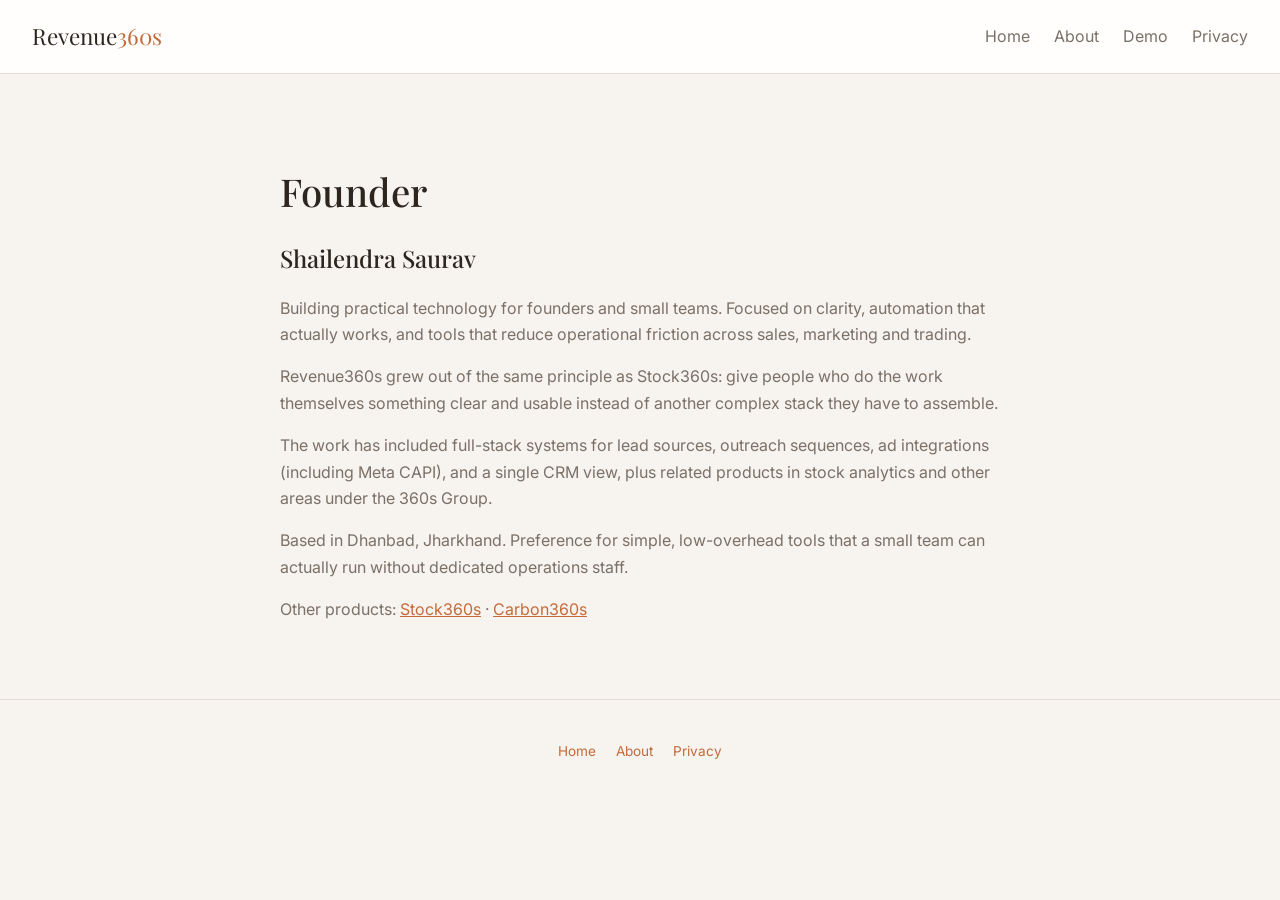
<file: founder.html>
<!DOCTYPE html>
<html lang="en">
<head>
<meta charset="UTF-8">
<meta name="viewport" content="width=device-width, initial-scale=1.0">
<title>Founder — Revenue360s</title>
<meta name="description" content="About Shailendra Saurav, founder of Revenue360s, Stock360s and Carbon360s.">
<link href="https://fonts.googleapis.com/css2?family=Inter:wght@300;400;500;600&family=Playfair+Display:wght@500;600&display=swap" rel="stylesheet">
<style>
:root { --bg:#f7f3ee; --surface:#fffefc; --text:#2c261f; --muted:#7a7168; --accent:#c46b3a; --border:#e6ddd4; }
[data-theme="dark"] { --bg:#1a1612; --surface:#241f1b; --text:#f5f0ea; --muted:#b5a99c; --accent:#d4a574; --border:#3a332c; }
body { background:var(--bg); color:var(--text); font-family:'Inter',system-ui,sans-serif; line-height:1.65; margin:0; }
.nav { display:flex; justify-content:space-between; align-items:center; padding:18px 32px; background:var(--surface); border-bottom:1px solid var(--border); }
.logo { font-family:'Playfair Display',serif; font-size:1.4rem; }
.logo span { color:var(--accent); }
.nav a { color:var(--muted); text-decoration:none; margin-left:20px; }
main { max-width:720px; margin:0 auto; padding:60px 24px; }
h1 { font-family:'Playfair Display',serif; font-size:2.4rem; font-weight:500; margin-bottom:16px; }
h2 { font-family:'Playfair Display',serif; font-size:1.5rem; margin:8px 0 16px; font-weight:500; }
p { margin-bottom:16px; color:var(--muted); }
footer { text-align:center; padding:40px; color:var(--muted); font-size:0.85rem; border-top:1px solid var(--border); }
footer a { color:var(--accent); text-decoration:none; margin:0 8px; }
</style>
</head>
<body>
<nav class="nav">
  <div class="logo">Revenue<span>360s</span></div>
  <div>
    <a href="landing.html">Home</a>
    <a href="about.html">About</a>
    <a href="demo.html">Demo</a>
    <a href="privacy.html">Privacy</a>
  </div>
</nav>
<main>
  <h1>Founder</h1>
  <h2>Shailendra Saurav</h2>
  <p>Building practical technology for founders and small teams. Focused on clarity, automation that actually works, and tools that reduce operational friction across sales, marketing and trading.</p>
  <p>Revenue360s grew out of the same principle as Stock360s: give people who do the work themselves something clear and usable instead of another complex stack they have to assemble.</p>
  <p>The work has included full-stack systems for lead sources, outreach sequences, ad integrations (including Meta CAPI), and a single CRM view, plus related products in stock analytics and other areas under the 360s Group.</p>
  <p>Based in Dhanbad, Jharkhand. Preference for simple, low-overhead tools that a small team can actually run without dedicated operations staff.</p>
  <p>Other products: <a href="https://stock360s.com" target="_blank" style="color:var(--accent)">Stock360s</a> · <a href="https://carbon360s.com" target="_blank" style="color:var(--accent)">Carbon360s</a></p>
</main>
<footer>
  <a href="landing.html">Home</a>
  <a href="about.html">About</a>
  <a href="privacy.html">Privacy</a>
</footer>
</body>
</html>
</file>
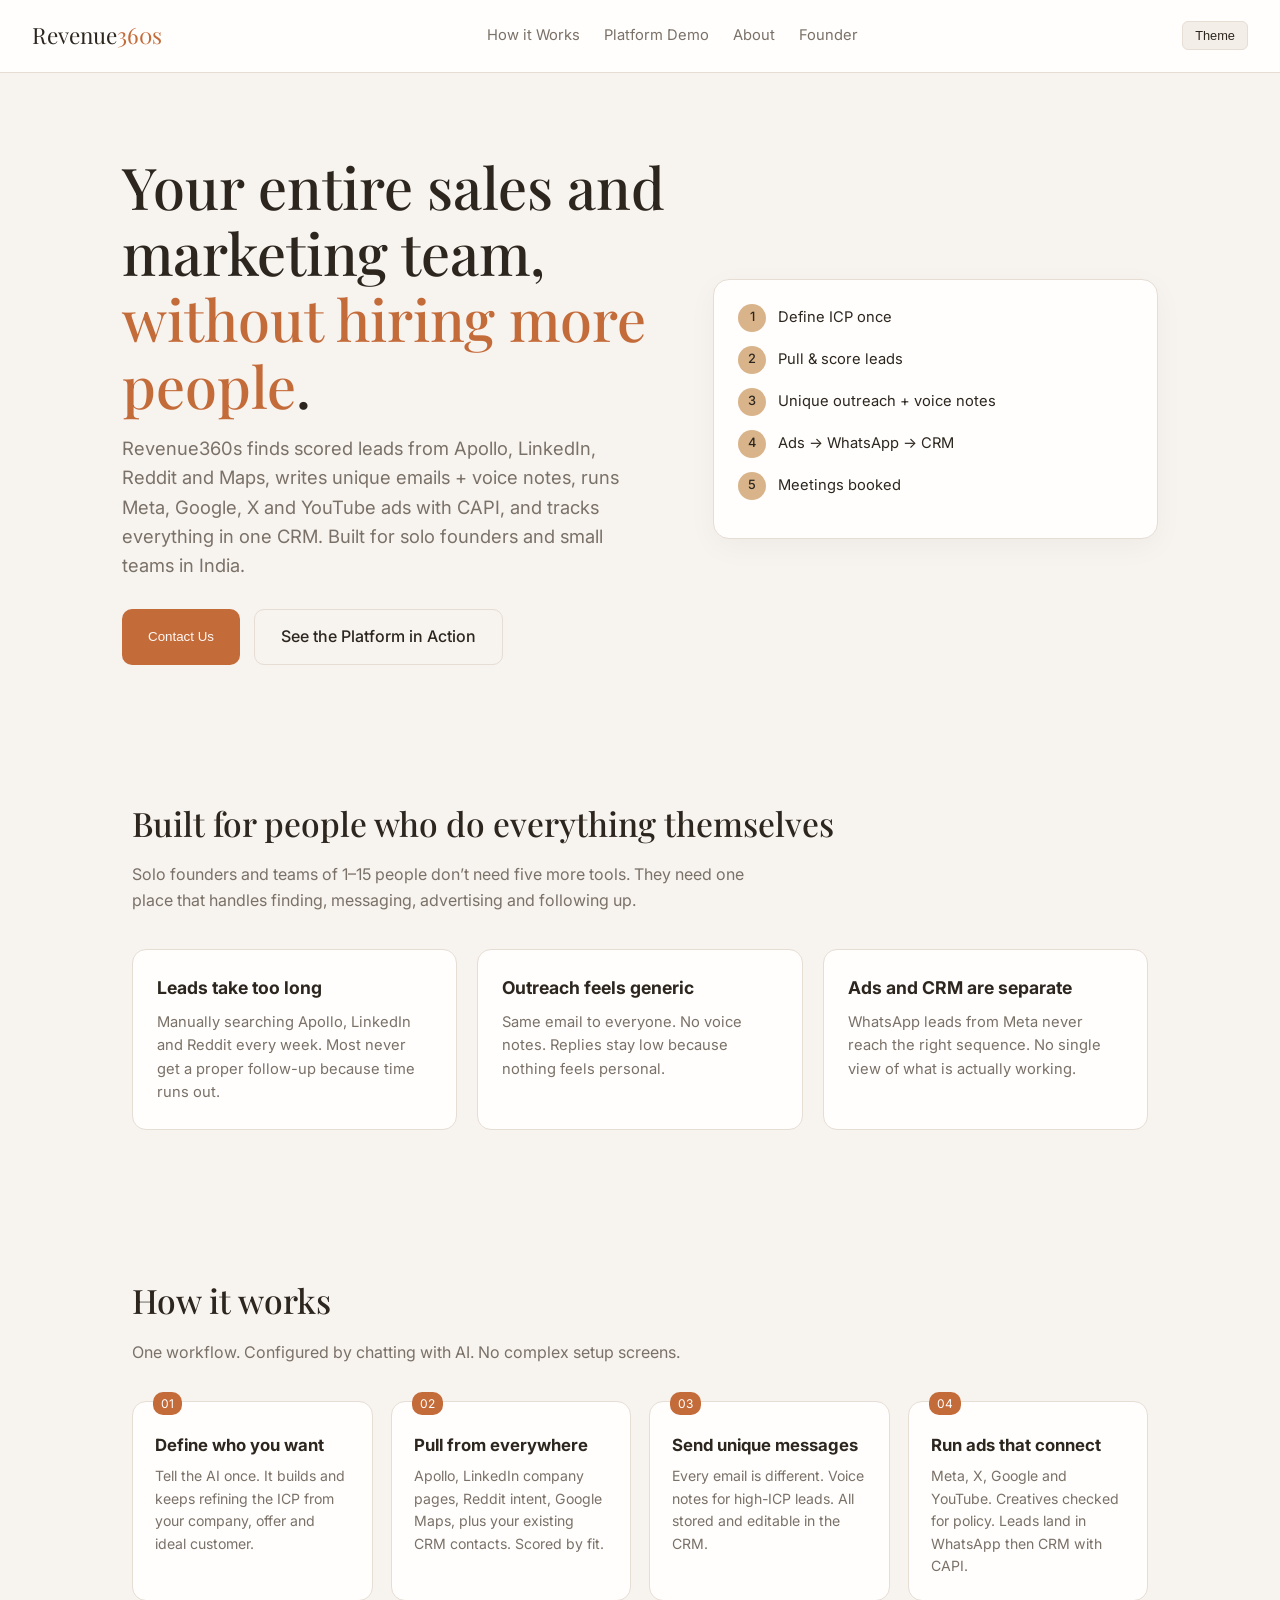
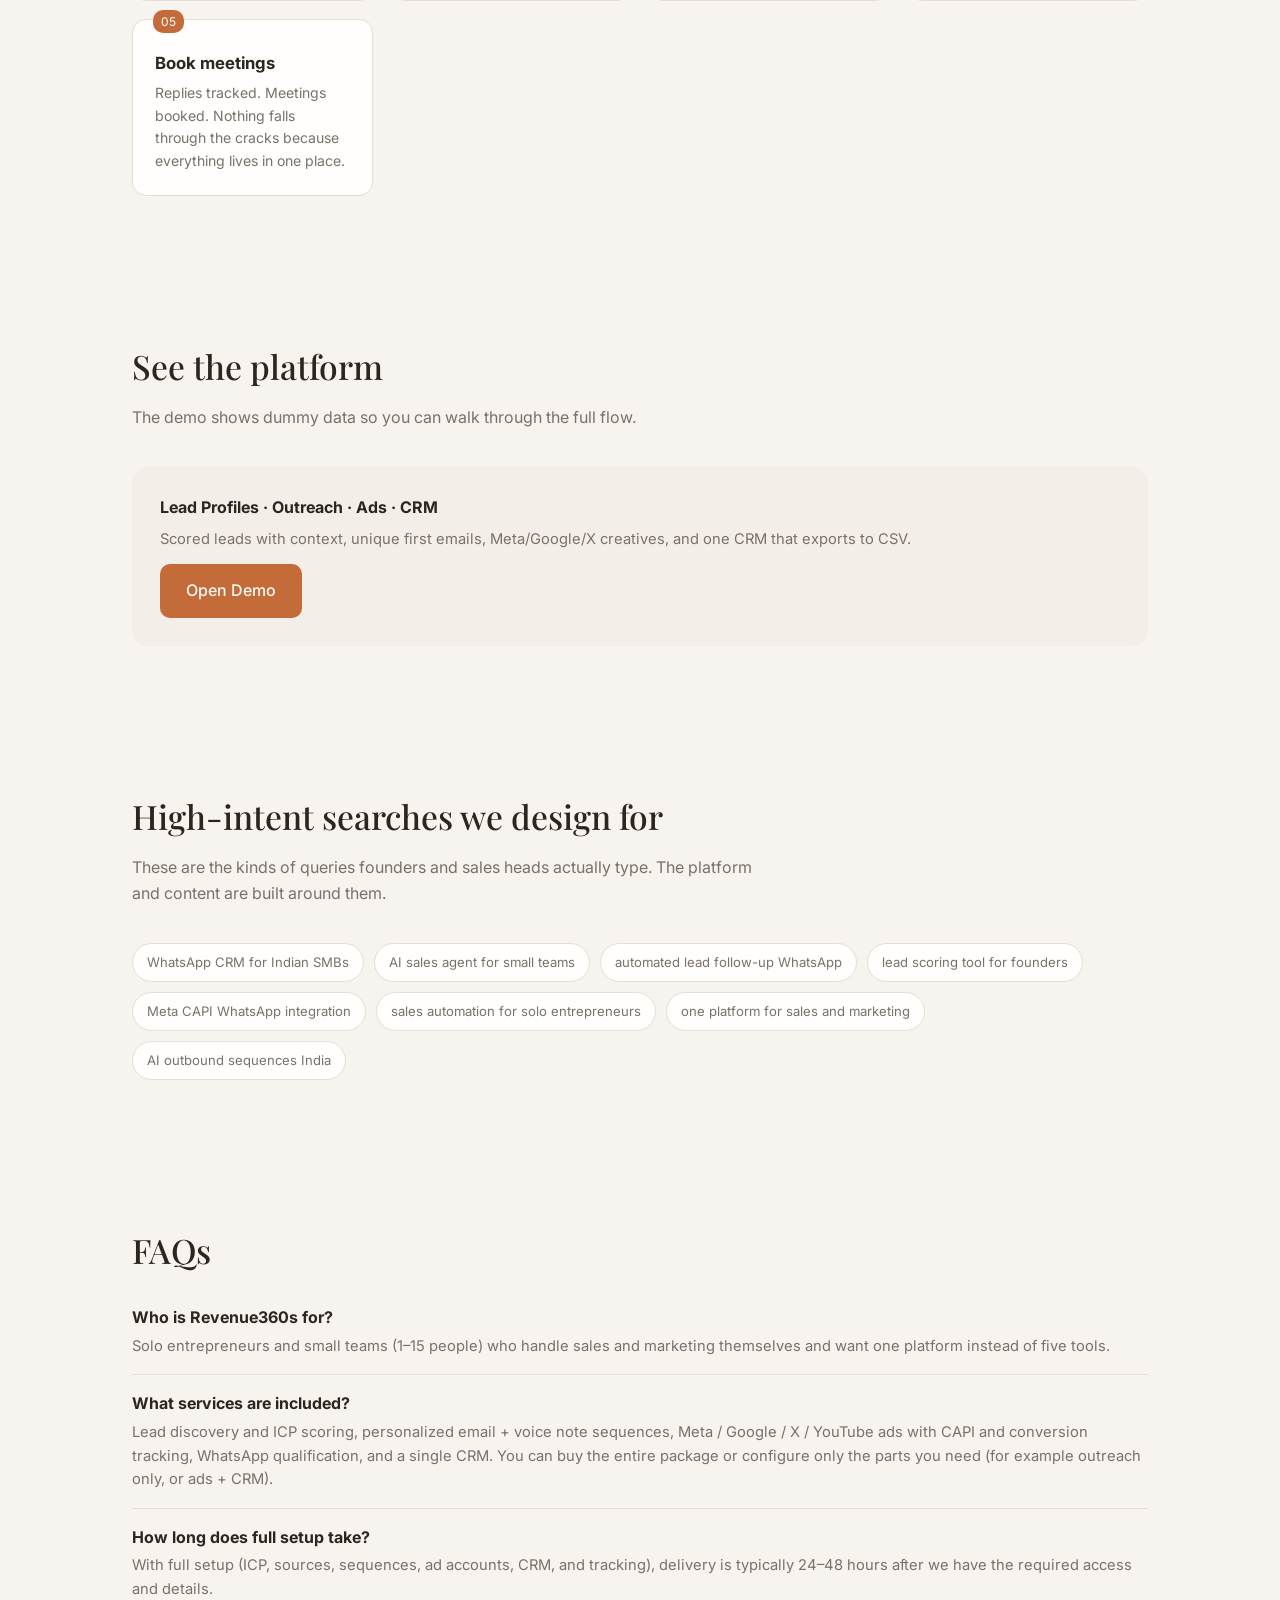
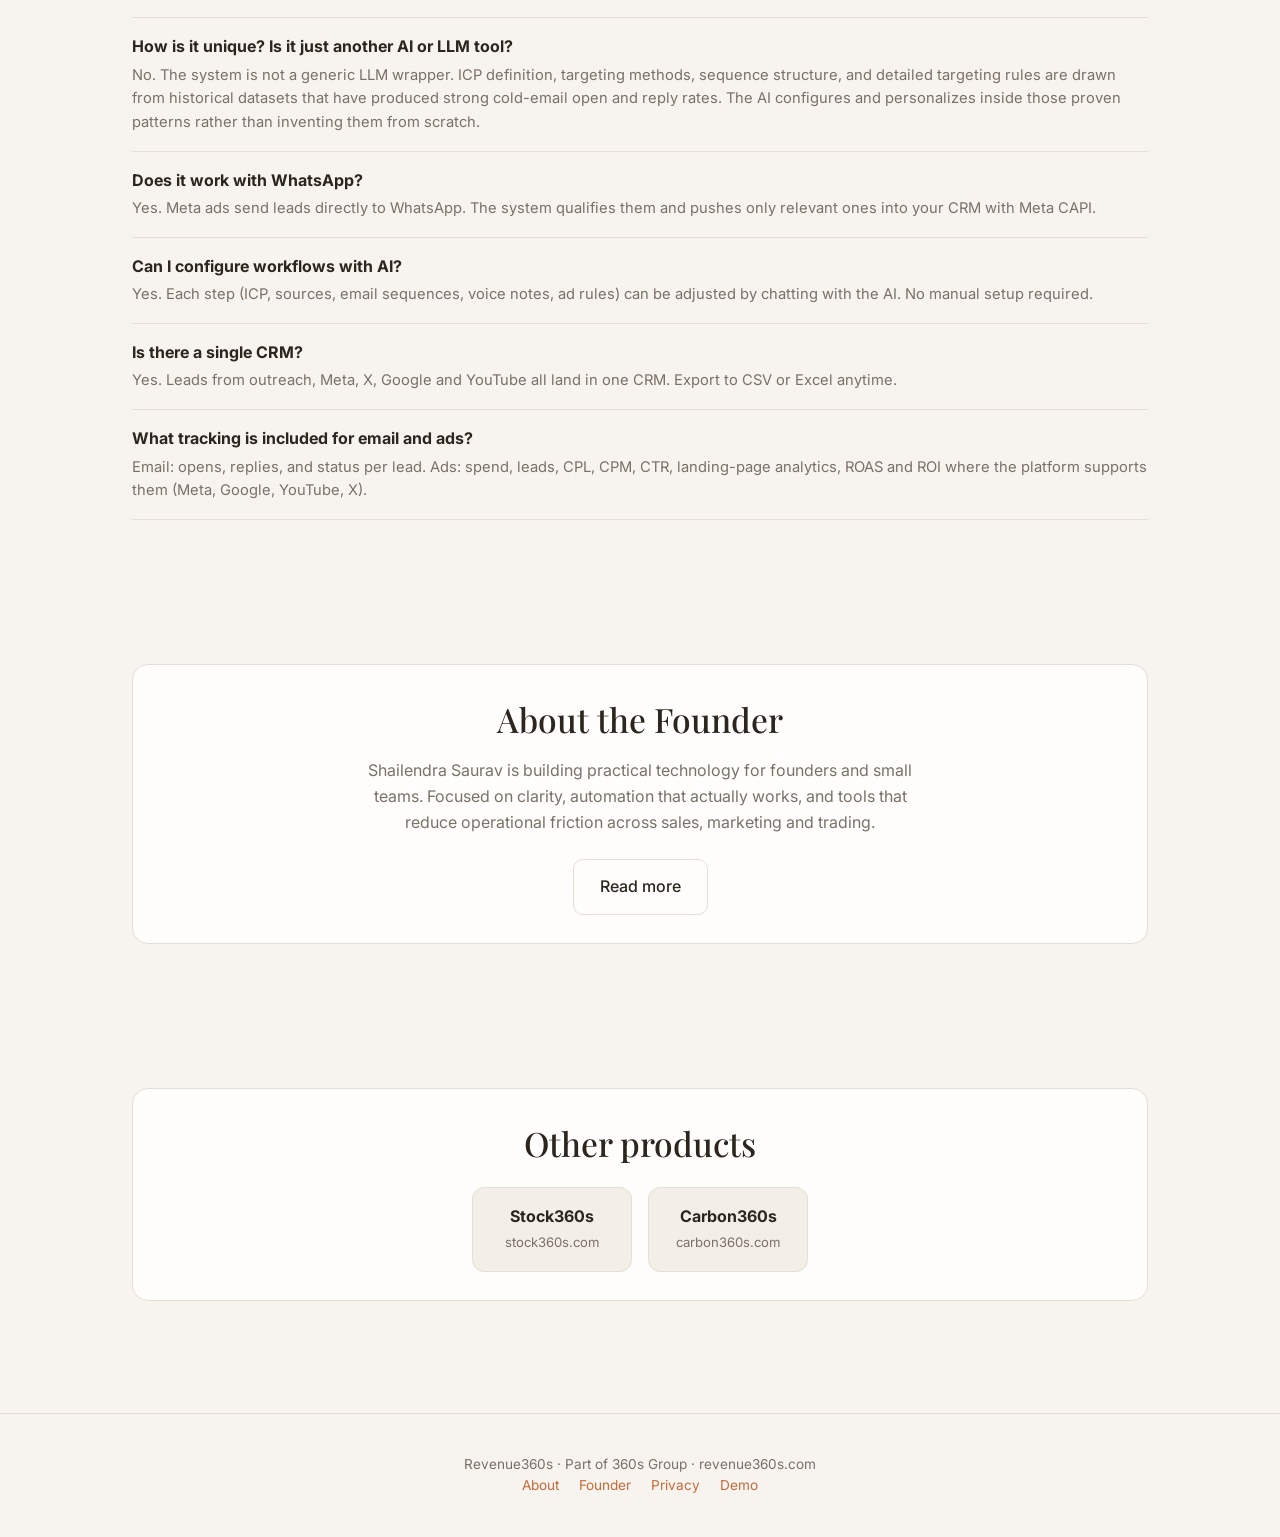
<file: landing.html>
<!DOCTYPE html>
<html lang="en">
<head>
<meta charset="UTF-8">
<meta name="viewport" content="width=device-width, initial-scale=1.0">
<title>Revenue360s — Your Entire Sales & Marketing Team in One Platform</title>
<meta name="description" content="AI-powered sales and marketing platform for solo entrepreneurs and small teams in India. Find scored leads, send unique emails + voice notes, run Meta/Google/X/YouTube ads with CAPI, and book meetings from one CRM.">
<link href="https://fonts.googleapis.com/css2?family=Inter:wght@300;400;500;600&family=Playfair+Display:wght@500;600&display=swap" rel="stylesheet">
<style>
:root {
  --bg: #f7f3ee;
  --surface: #fffefc;
  --surface-2: #f4eee8;
  --text: #2c261f;
  --muted: #7a7168;
  --accent: #c46b3a;
  --accent-soft: #d9b48a;
  --border: #e6ddd4;
  --success: #5d7a5b;
}
[data-theme="dark"] {
  --bg: #1a1612;
  --surface: #241f1b;
  --surface-2: #2e2823;
  --text: #f5f0ea;
  --muted: #b5a99c;
  --accent: #d4a574;
  --accent-soft: #c9a87a;
  --border: #3a332c;
}
* { box-sizing: border-box; margin: 0; padding: 0; }
body {
  background: var(--bg);
  color: var(--text);
  font-family: 'Inter', system-ui, sans-serif;
  line-height: 1.6;
  transition: background 0.3s, color 0.3s;
}
.nav {
  display: flex;
  justify-content: space-between;
  align-items: center;
  padding: 18px 32px;
  background: var(--surface);
  border-bottom: 1px solid var(--border);
  position: sticky;
  top: 0;
  z-index: 50;
}
.logo { font-family: 'Playfair Display', serif; font-size: 1.4rem; }
.logo span { color: var(--accent); }
.nav-links { display: flex; gap: 24px; font-size: 0.92rem; }
.nav-links a { color: var(--muted); text-decoration: none; }
.nav-links a:hover { color: var(--text); }
.theme-btn {
  background: var(--surface-2);
  border: 1px solid var(--border);
  color: var(--text);
  padding: 6px 12px;
  border-radius: 6px;
  cursor: pointer;
  font-size: 0.8rem;
}
.hero {
  padding: 80px 32px 60px;
  max-width: 1100px;
  margin: 0 auto;
  display: grid;
  grid-template-columns: 1.1fr 0.9fr;
  gap: 48px;
  align-items: center;
}
.hero-content h1 {
  font-family: 'Playfair Display', serif;
  font-size: clamp(2.4rem, 5vw, 3.6rem);
  font-weight: 500;
  line-height: 1.15;
  margin-bottom: 16px;
}
.hero-content h1 span { color: var(--accent); }
.hero p.lead {
  font-size: 1.15rem;
  color: var(--muted);
  margin-bottom: 28px;
  max-width: 520px;
}
.cta-group { display: flex; gap: 14px; flex-wrap: wrap; }
.btn {
  background: var(--accent);
  color: #fffaf6;
  border: none;
  padding: 14px 26px;
  border-radius: 10px;
  font-weight: 500;
  cursor: pointer;
  text-decoration: none;
  display: inline-block;
  transition: transform 0.15s, opacity 0.2s;
}
.btn:hover { opacity: 0.92; transform: translateY(-1px); }
.btn-outline {
  background: transparent;
  border: 1px solid var(--border);
  color: var(--text);
}
.hero-visual {
  background: var(--surface);
  border: 1px solid var(--border);
  border-radius: 16px;
  padding: 24px;
  box-shadow: 0 8px 30px rgba(0,0,0,0.04);
}
.step-mini { display: flex; align-items: center; gap: 12px; margin-bottom: 14px; font-size: 0.92rem; }
.step-mini .num { width: 28px; height: 28px; border-radius: 50%; background: var(--accent-soft); color: var(--text); display: flex; align-items: center; justify-content: center; font-size: 0.8rem; font-weight: 500; }
section { padding: 72px 32px; max-width: 1080px; margin: 0 auto; }
h2 {
  font-family: 'Playfair Display', serif;
  font-size: 2.1rem;
  margin-bottom: 12px;
  font-weight: 500;
}
.sub { color: var(--muted); margin-bottom: 36px; max-width: 640px; }
.problems { display: grid; grid-template-columns: repeat(auto-fit, minmax(280px, 1fr)); gap: 20px; }
.problem {
  background: var(--surface);
  border: 1px solid var(--border);
  border-radius: 14px;
  padding: 24px;
}
.problem h3 { margin-bottom: 8px; font-size: 1.1rem; }
.problem p { font-size: 0.92rem; color: var(--muted); }
.how { display: grid; grid-template-columns: repeat(auto-fit, minmax(220px, 1fr)); gap: 18px; }
.how-card {
  background: var(--surface);
  border: 1px solid var(--border);
  border-radius: 14px;
  padding: 22px;
  position: relative;
}
.how-card::before {
  content: attr(data-num);
  position: absolute;
  top: -10px;
  left: 20px;
  background: var(--accent);
  color: #fff;
  font-size: 0.75rem;
  padding: 2px 8px;
  border-radius: 10px;
}
.how-card h3 { margin: 8px 0 6px; font-size: 1.05rem; }
.how-card p { font-size: 0.88rem; color: var(--muted); }
.preview-strip {
  background: var(--surface-2);
  border-radius: 16px;
  padding: 28px;
  display: flex;
  gap: 20px;
  flex-wrap: wrap;
  align-items: center;
}
.preview-strip img { width: 140px; border-radius: 10px; border: 1px solid var(--border); }
.keywords { display: flex; flex-wrap: wrap; gap: 10px; margin-top: 12px; }
.kw {
  background: var(--surface);
  border: 1px solid var(--border);
  padding: 8px 14px;
  border-radius: 20px;
  font-size: 0.82rem;
  color: var(--muted);
}
.faq-item { border-bottom: 1px solid var(--border); padding: 16px 0; }
.faq-item strong { display: block; margin-bottom: 4px; }
.faq-item p { color: var(--muted); font-size: 0.92rem; }
.founder-block, .products-block {
  background: var(--surface);
  border: 1px solid var(--border);
  border-radius: 16px;
  padding: 28px;
  text-align: center;
}
.products { display: flex; gap: 16px; justify-content: center; flex-wrap: wrap; margin-top: 16px; }
.product-link {
  background: var(--surface-2);
  border: 1px solid var(--border);
  border-radius: 12px;
  padding: 16px 20px;
  text-decoration: none;
  color: var(--text);
  min-width: 160px;
}
.product-link:hover { border-color: var(--accent); }
footer {
  text-align: center;
  padding: 40px 24px;
  color: var(--muted);
  font-size: 0.85rem;
  border-top: 1px solid var(--border);
  margin-top: 40px;
}
footer a { color: var(--accent); text-decoration: none; margin: 0 8px; }
.modal {
  display: none;
  position: fixed;
  inset: 0;
  background: rgba(0,0,0,0.6);
  z-index: 100;
  align-items: center;
  justify-content: center;
  padding: 20px;
}
.modal.open { display: flex; }
.modal-content {
  background: var(--surface);
  border: 1px solid var(--border);
  border-radius: 16px;
  padding: 28px;
  width: 100%;
  max-width: 420px;
}
.modal input, .modal textarea {
  width: 100%;
  background: var(--bg);
  border: 1px solid var(--border);
  color: var(--text);
  padding: 12px;
  border-radius: 8px;
  margin-bottom: 10px;
  font-family: inherit;
}
@media (max-width: 800px) {
  .hero { grid-template-columns: 1fr; padding: 60px 20px; }
  .nav { padding: 14px 16px; }
  .nav-links { display: none; }
  section { padding: 48px 20px; }
}
</style>
</head>
<body>
<nav class="nav">
  <div class="logo">Revenue<span>360s</span></div>
  <div class="nav-links">
    <a href="#how">How it Works</a>
    <a href="demo.html">Platform Demo</a>
    <a href="about.html">About</a>
    <a href="founder.html">Founder</a>
  </div>
  <button class="theme-btn" onclick="toggleTheme()">Theme</button>
</nav>

<section class="hero">
  <div class="hero-content">
    <h1>Your entire sales and marketing team, <span>without hiring more people</span>.</h1>
    <p class="lead">Revenue360s finds scored leads from Apollo, LinkedIn, Reddit and Maps, writes unique emails + voice notes, runs Meta, Google, X and YouTube ads with CAPI, and tracks everything in one CRM. Built for solo founders and small teams in India.</p>
    <div class="cta-group">
      <button class="btn" onclick="openContact()">Contact Us</button>
      <a href="demo.html" class="btn btn-outline">See the Platform in Action</a>
    </div>
  </div>
  <div class="hero-visual">
    <div class="step-mini"><div class="num">1</div><div>Define ICP once</div></div>
    <div class="step-mini"><div class="num">2</div><div>Pull & score leads</div></div>
    <div class="step-mini"><div class="num">3</div><div>Unique outreach + voice notes</div></div>
    <div class="step-mini"><div class="num">4</div><div>Ads → WhatsApp → CRM</div></div>
    <div class="step-mini"><div class="num">5</div><div>Meetings booked</div></div>
  </div>
</section>

<section>
  <h2>Built for people who do everything themselves</h2>
  <p class="sub">Solo founders and teams of 1–15 people don’t need five more tools. They need one place that handles finding, messaging, advertising and following up.</p>
  <div class="problems">
    <div class="problem">
      <h3>Leads take too long</h3>
      <p>Manually searching Apollo, LinkedIn and Reddit every week. Most never get a proper follow-up because time runs out.</p>
    </div>
    <div class="problem">
      <h3>Outreach feels generic</h3>
      <p>Same email to everyone. No voice notes. Replies stay low because nothing feels personal.</p>
    </div>
    <div class="problem">
      <h3>Ads and CRM are separate</h3>
      <p>WhatsApp leads from Meta never reach the right sequence. No single view of what is actually working.</p>
    </div>
  </div>
</section>

<section id="how">
  <h2>How it works</h2>
  <p class="sub">One workflow. Configured by chatting with AI. No complex setup screens.</p>
  <div class="how">
    <div class="how-card" data-num="01">
      <h3>Define who you want</h3>
      <p>Tell the AI once. It builds and keeps refining the ICP from your company, offer and ideal customer.</p>
    </div>
    <div class="how-card" data-num="02">
      <h3>Pull from everywhere</h3>
      <p>Apollo, LinkedIn company pages, Reddit intent, Google Maps, plus your existing CRM contacts. Scored by fit.</p>
    </div>
    <div class="how-card" data-num="03">
      <h3>Send unique messages</h3>
      <p>Every email is different. Voice notes for high-ICP leads. All stored and editable in the CRM.</p>
    </div>
    <div class="how-card" data-num="04">
      <h3>Run ads that connect</h3>
      <p>Meta, X, Google and YouTube. Creatives checked for policy. Leads land in WhatsApp then CRM with CAPI.</p>
    </div>
    <div class="how-card" data-num="05">
      <h3>Book meetings</h3>
      <p>Replies tracked. Meetings booked. Nothing falls through the cracks because everything lives in one place.</p>
    </div>
  </div>
</section>

<section>
  <h2>See the platform</h2>
  <p class="sub">The demo shows dummy data so you can walk through the full flow.</p>
  <div class="preview-strip">
    <div>
      <strong>Lead Profiles · Outreach · Ads · CRM</strong>
      <p style="margin-top:8px;color:var(--muted);font-size:0.92rem">Scored leads with context, unique first emails, Meta/Google/X creatives, and one CRM that exports to CSV.</p>
      <a href="demo.html" class="btn" style="margin-top:12px;display:inline-block">Open Demo</a>
    </div>
  </div>
</section>

<section>
  <h2>High-intent searches we design for</h2>
  <p class="sub">These are the kinds of queries founders and sales heads actually type. The platform and content are built around them.</p>
  <div class="keywords">
    <span class="kw">WhatsApp CRM for Indian SMBs</span>
    <span class="kw">AI sales agent for small teams</span>
    <span class="kw">automated lead follow-up WhatsApp</span>
    <span class="kw">lead scoring tool for founders</span>
    <span class="kw">Meta CAPI WhatsApp integration</span>
    <span class="kw">sales automation for solo entrepreneurs</span>
    <span class="kw">one platform for sales and marketing</span>
    <span class="kw">AI outbound sequences India</span>
  </div>
</section>

<section>
  <h2>FAQs</h2>
  <div class="faq">
    <div class="faq-item">
      <strong>Who is Revenue360s for?</strong>
      <p>Solo entrepreneurs and small teams (1–15 people) who handle sales and marketing themselves and want one platform instead of five tools.</p>
    </div>
    <div class="faq-item">
      <strong>What services are included?</strong>
      <p>Lead discovery and ICP scoring, personalized email + voice note sequences, Meta / Google / X / YouTube ads with CAPI and conversion tracking, WhatsApp qualification, and a single CRM. You can buy the entire package or configure only the parts you need (for example outreach only, or ads + CRM).</p>
    </div>
    <div class="faq-item">
      <strong>How long does full setup take?</strong>
      <p>With full setup (ICP, sources, sequences, ad accounts, CRM, and tracking), delivery is typically 24–48 hours after we have the required access and details.</p>
    </div>
    <div class="faq-item">
      <strong>How is it unique? Is it just another AI or LLM tool?</strong>
      <p>No. The system is not a generic LLM wrapper. ICP definition, targeting methods, sequence structure, and detailed targeting rules are drawn from historical datasets that have produced strong cold-email open and reply rates. The AI configures and personalizes inside those proven patterns rather than inventing them from scratch.</p>
    </div>
    <div class="faq-item">
      <strong>Does it work with WhatsApp?</strong>
      <p>Yes. Meta ads send leads directly to WhatsApp. The system qualifies them and pushes only relevant ones into your CRM with Meta CAPI.</p>
    </div>
    <div class="faq-item">
      <strong>Can I configure workflows with AI?</strong>
      <p>Yes. Each step (ICP, sources, email sequences, voice notes, ad rules) can be adjusted by chatting with the AI. No manual setup required.</p>
    </div>
    <div class="faq-item">
      <strong>Is there a single CRM?</strong>
      <p>Yes. Leads from outreach, Meta, X, Google and YouTube all land in one CRM. Export to CSV or Excel anytime.</p>
    </div>
    <div class="faq-item">
      <strong>What tracking is included for email and ads?</strong>
      <p>Email: opens, replies, and status per lead. Ads: spend, leads, CPL, CPM, CTR, landing-page analytics, ROAS and ROI where the platform supports them (Meta, Google, YouTube, X).</p>
    </div>
  </div>
</section>

<section>
  <div class="founder-block">
    <h2>About the Founder</h2>
    <p style="max-width:560px;margin:12px auto;color:var(--muted)">Shailendra Saurav is building practical technology for founders and small teams. Focused on clarity, automation that actually works, and tools that reduce operational friction across sales, marketing and trading.</p>
    <a href="founder.html" class="btn btn-outline" style="margin-top:12px;display:inline-block">Read more</a>
  </div>
</section>

<section>
  <div class="products-block">
    <h2>Other products</h2>
    <div class="products">
      <a href="https://stock360s.com" target="_blank" class="product-link">
        <strong>Stock360s</strong><br><span style="font-size:0.82rem;color:var(--muted)">stock360s.com</span>
      </a>
      <a href="https://carbon360s.com" target="_blank" class="product-link">
        <strong>Carbon360s</strong><br><span style="font-size:0.82rem;color:var(--muted)">carbon360s.com</span>
      </a>
    </div>
  </div>
</section>

<footer>
  Revenue360s · Part of 360s Group · revenue360s.com<br>
  <a href="about.html">About</a>
  <a href="founder.html">Founder</a>
  <a href="privacy.html">Privacy</a>
  <a href="demo.html">Demo</a>
</footer>

<div class="modal" id="contactModal">
  <div class="modal-content">
    <button class="close" onclick="closeContact()" style="float:right;background:none;border:none;font-size:1.4rem;cursor:pointer;color:var(--muted)">&times;</button>
    <h3 style="margin-bottom:16px;font-family:'Playfair Display',serif">Contact Us</h3>
    <form action="https://formsubmit.co/ssaurav9572@gmail.com" method="POST">
      <input type="hidden" name="_subject" value="request for revenue360s">
      <input type="hidden" name="_captcha" value="false">
      <input type="text" name="name" placeholder="Your Name" required>
      <input type="tel" name="phone" placeholder="Phone Number" required>
      <input type="email" name="email" placeholder="Email to contact" required>
      <textarea name="message" placeholder="Any specific service you want, or details" rows="3"></textarea>
      <label style="display:flex;align-items:center;gap:8px;margin-bottom:16px;font-size:0.9rem;color:var(--muted)">
        <input type="checkbox" name="entire_workflow" value="Yes" style="width:auto">
        Entire workflow (lead discovery + outreach + ads + CRM)
      </label>
      <button type="submit" class="btn">Send Request</button>
    </form>
    <p style="font-size:0.8rem;color:var(--muted);margin-top:12px;text-align:center">Submissions go to ssaurav9572@gmail.com</p>
  </div>
</div>

<script>
function openContact() { document.getElementById('contactModal').classList.add('open'); }
function closeContact() { document.getElementById('contactModal').classList.remove('open'); }
document.getElementById('contactModal').addEventListener('click', e => { if (e.target.id === 'contactModal') closeContact(); });
function toggleTheme() {
  const html = document.documentElement;
  html.dataset.theme = html.dataset.theme === 'dark' ? '' : 'dark';
}
</script>
</body>
</html>
</file>
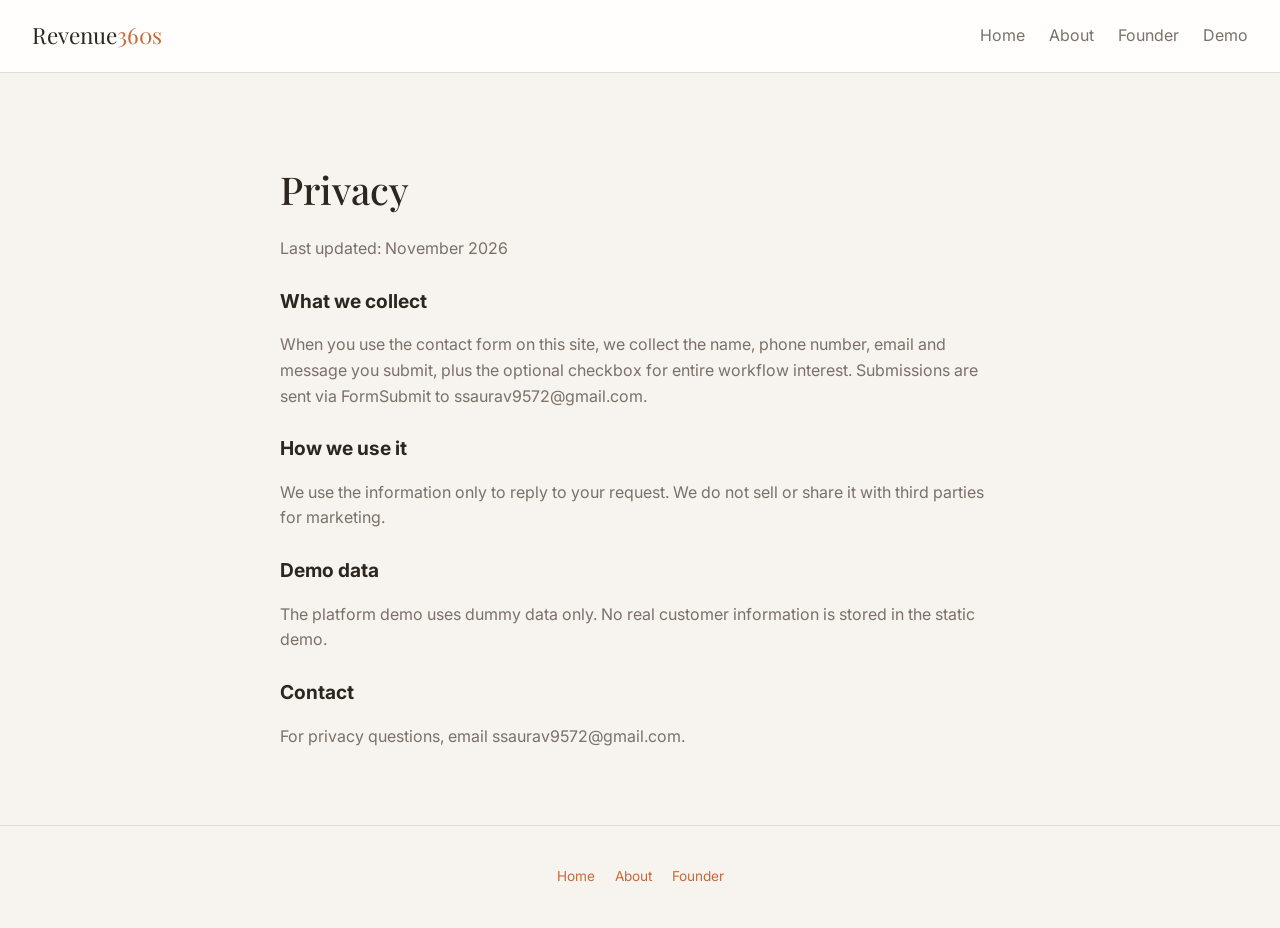
<file: privacy.html>
<!DOCTYPE html>
<html lang="en">
<head>
<meta charset="UTF-8">
<meta name="viewport" content="width=device-width, initial-scale=1.0">
<title>Privacy — Revenue360s</title>
<meta name="description" content="Privacy policy for Revenue360s contact form and site.">
<link href="https://fonts.googleapis.com/css2?family=Inter:wght@300;400;500;600&family=Playfair+Display:wght@500;600&display=swap" rel="stylesheet">
<style>
:root { --bg:#f7f3ee; --surface:#fffefc; --text:#2c261f; --muted:#7a7168; --accent:#c46b3a; --border:#e6ddd4; }
[data-theme="dark"] { --bg:#1a1612; --surface:#241f1b; --text:#f5f0ea; --muted:#b5a99c; --accent:#d4a574; --border:#3a332c; }
body { background:var(--bg); color:var(--text); font-family:'Inter',system-ui,sans-serif; line-height:1.6; margin:0; }
.nav { display:flex; justify-content:space-between; align-items:center; padding:18px 32px; background:var(--surface); border-bottom:1px solid var(--border); }
.logo { font-family:'Playfair Display',serif; font-size:1.4rem; }
.logo span { color:var(--accent); }
.nav a { color:var(--muted); text-decoration:none; margin-left:20px; }
main { max-width:720px; margin:0 auto; padding:60px 24px; }
h1 { font-family:'Playfair Display',serif; font-size:2.4rem; font-weight:500; margin-bottom:16px; }
h2 { font-size:1.2rem; margin:24px 0 8px; }
p { margin-bottom:16px; color:var(--muted); }
footer { text-align:center; padding:40px; color:var(--muted); font-size:0.85rem; border-top:1px solid var(--border); }
footer a { color:var(--accent); text-decoration:none; margin:0 8px; }
</style>
</head>
<body>
<nav class="nav">
  <div class="logo">Revenue<span>360s</span></div>
  <div>
    <a href="landing.html">Home</a>
    <a href="about.html">About</a>
    <a href="founder.html">Founder</a>
    <a href="demo.html">Demo</a>
  </div>
</nav>
<main>
  <h1>Privacy</h1>
  <p>Last updated: November 2026</p>
  <h2>What we collect</h2>
  <p>When you use the contact form on this site, we collect the name, phone number, email and message you submit, plus the optional checkbox for entire workflow interest. Submissions are sent via FormSubmit to ssaurav9572@gmail.com.</p>
  <h2>How we use it</h2>
  <p>We use the information only to reply to your request. We do not sell or share it with third parties for marketing.</p>
  <h2>Demo data</h2>
  <p>The platform demo uses dummy data only. No real customer information is stored in the static demo.</p>
  <h2>Contact</h2>
  <p>For privacy questions, email ssaurav9572@gmail.com.</p>
</main>
<footer>
  <a href="landing.html">Home</a>
  <a href="about.html">About</a>
  <a href="founder.html">Founder</a>
</footer>
</body>
</html>
</file>
